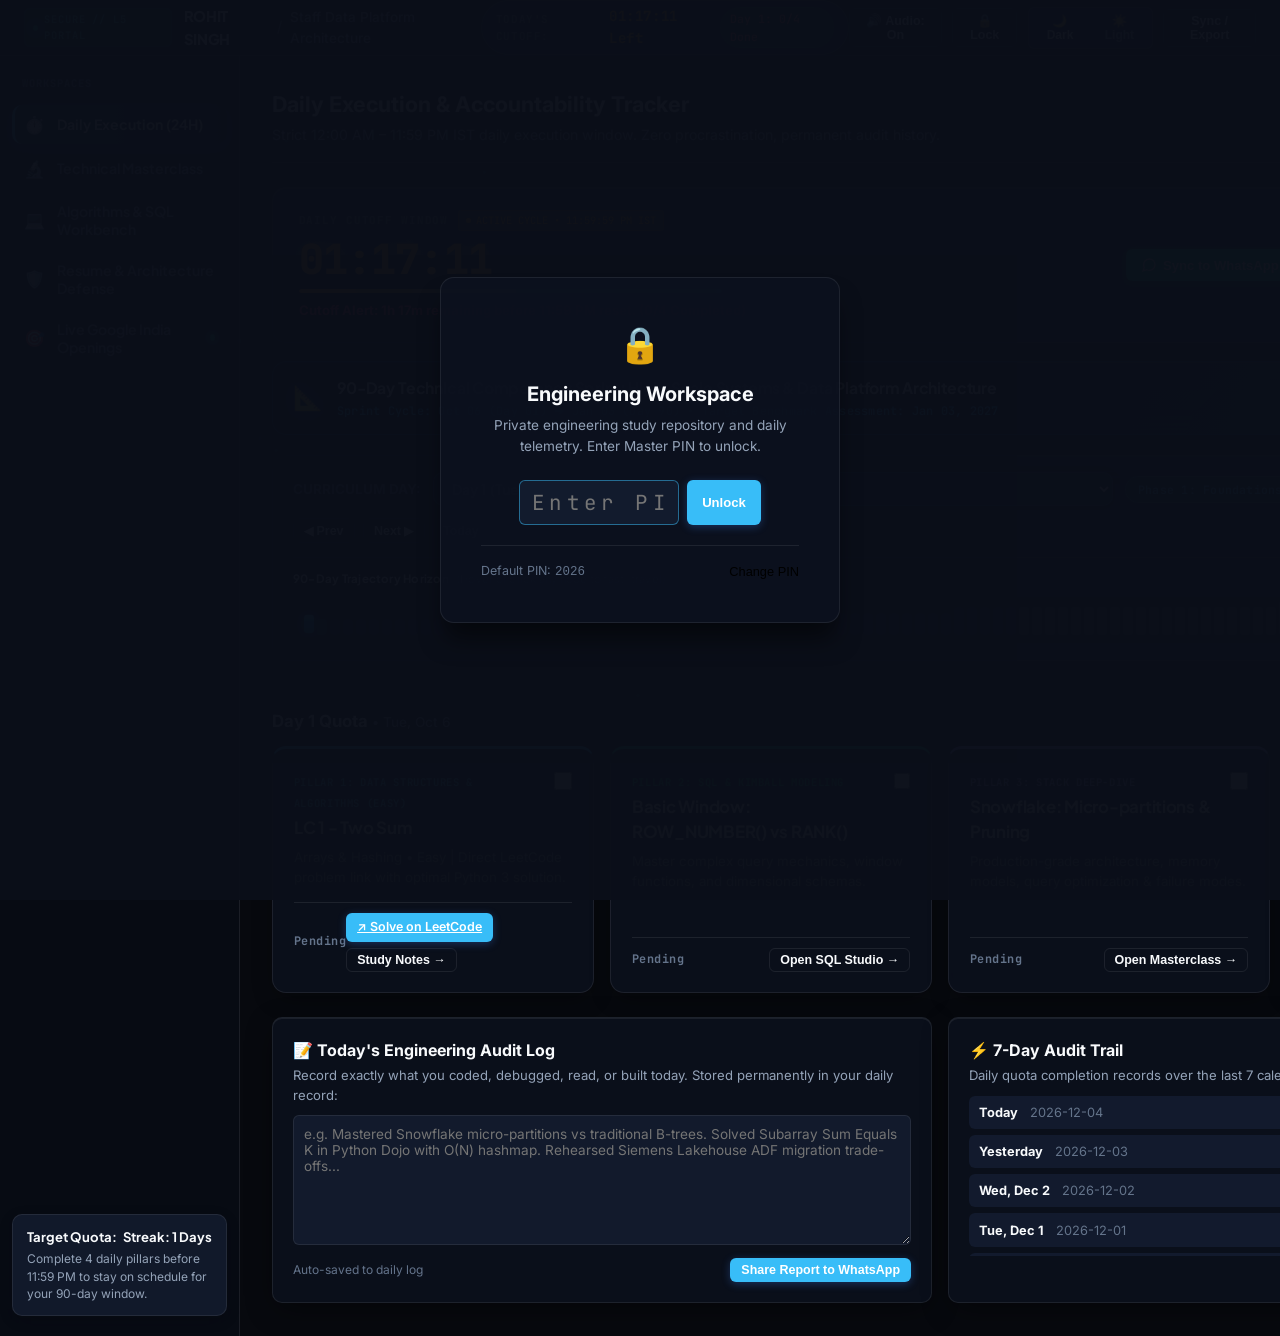
<file: google-l5-prep/index.html>
<!DOCTYPE html>
<html lang="en">
<head>
  <meta charset="UTF-8">
  <meta name="viewport" content="width=device-width, initial-scale=1.0">
  <title>Data Platform Engineering Workspace | Distributed Systems Architecture</title>
  <meta name="description" content="Confidential Data Engineering Workspace & Daily Telemetry.">
  <link rel="preconnect" href="https://fonts.googleapis.com">
  <link rel="preconnect" href="https://fonts.gstatic.com" crossorigin>
  <link href="https://fonts.googleapis.com/css2?family=Inter:wght@400;500;600;700&family=JetBrains+Mono:wght@400;500;600;700;800&family=Plus+Jakarta+Sans:wght@500;600;700;800&display=swap" rel="stylesheet">
  <link rel="stylesheet" href="css/styles.css">
</head>
<body class="theme-dark">

  <!-- 🌌 HIGH-PERFORMANCE INTERACTIVE AMBIENT MESH & PARTICLES CANVAS -->
  <canvas id="ambientMeshCanvas" class="ambient-mesh-canvas"></canvas>
  <canvas id="burstFxCanvas" class="burst-fx-canvas"></canvas>

  <!-- 🔒 MINIMALIST SECURITY GATE (Client-Side Master PIN) -->
  <div id="securityGateModal" class="security-overlay" style="display:none;">
    <div class="security-card">
      <div class="security-lock-icon">🔒</div>
      <h1 class="security-title">Engineering Workspace</h1>
      <p class="security-desc">Private engineering study repository and daily telemetry. Enter Master PIN to unlock.</p>
      
      <div class="pin-entry-row">
        <input type="password" id="inputSecurityPin" class="security-pin-input" maxlength="8" placeholder="Enter PIN" autocomplete="off" autofocus />
        <button class="btn btn-primary" id="btnUnlockPortal" onclick="app.submitSecurityPin()">Unlock</button>
      </div>
      <div id="pinErrorMessage" class="pin-error-text" style="display:none;">Invalid Master PIN. Please try again.</div>

      <div class="security-footer-row">
        <span>Default PIN: <code>2026</code></span>
        <button class="text-link-btn" onclick="app.changeMasterPin()">Change PIN</button>
      </div>
    </div>
  </div>

  <!-- Top Application Bar -->
  <header class="topbar">
    <div class="brand">
      <div class="brand-badge"><span class="brand-pulse-dot"></span>SECURE // L5 PORTAL</div>
      <div class="brand-text">
        <span class="brand-title">ROHIT SINGH</span>
        <span class="brand-sep">/</span>
        <span class="brand-sub">Staff Data Platform Architecture</span>
      </div>
    </div>

    <div class="topbar-center">
      <div class="accountability-clock-pill" title="Daily Cutoff: 11:59:59 PM IST">
        <span class="clock-label">TODAY'S CUTOFF:</span>
        <span class="clock-time" id="topbarCountdownClock">--:--:--</span>
        <span class="clock-status" id="topbarTargetStatus">0/4 Done</span>
      </div>
    </div>

    <div class="topbar-actions">
      <button class="btn btn-sm btn-outline btn-magnetic sound-toggle-btn" id="btnSoundToggle" onclick="app.toggleSound()" title="Toggle Web Audio Haptics">
        🔊 Audio: On
      </button>

      <button class="btn btn-sm btn-outline btn-magnetic" id="btnQuickLock" onclick="app.lockApp()" title="Instantly Lock Screen (Disguise Tab)">
        🔒 Lock
      </button>

      <div class="theme-toggle-group">
        <button class="theme-btn active" id="btnThemeDark" onclick="app.setTheme('dark')">🌙 Dark</button>
        <button class="theme-btn" id="btnThemeLight" onclick="app.setTheme('light')">☀️ Light</button>
      </div>

      <button class="btn btn-sm btn-outline btn-magnetic" id="btnSyncModal" title="Backup or Restore Progress">
        Sync / Export
      </button>
    </div>
  </header>

  <!-- Main App Layout -->
  <div class="app-layout">
    <!-- Sidebar Navigation (5 Clean Workspaces) -->
    <aside class="sidebar">
      <nav class="nav-menu">
        <div class="nav-indicator-pill" id="navIndicatorPill"></div>
        <div class="nav-label">WORKSPACES</div>
        <button class="nav-item active" data-tab="tracker">
          <span class="nav-icon">⏱️</span>
          <span>Daily Execution (24H)</span>
        </button>
        <button class="nav-item" data-tab="curriculum">
          <span class="nav-icon">🔬</span>
          <span>Technical Masterclass</span>
        </button>
        <button class="nav-item" data-tab="practice">
          <span class="nav-icon">💻</span>
          <span>Algorithms & SQL Workbench</span>
        </button>
        <button class="nav-item" data-tab="defense">
          <span class="nav-icon">🛡️</span>
          <span>Resume & Architecture Defense</span>
        </button>
        <button class="nav-item" data-tab="roles">
          <span class="nav-icon">🎯</span>
          <span>Live Google India Openings</span>
          <span class="live-nav-dot" title="Live Auto-Sync Active"></span>
        </button>
      </nav>

      <div class="sidebar-footer">
        <div class="footer-accountability-card">
          <div class="footer-accountability-header">
            <strong>Target Quota:</strong>
            <span id="footerStreakDisplay">Streak: 1 Day</span>
          </div>
          <p class="footer-accountability-text">Complete 4 daily pillars before 11:59 PM to stay on schedule for your 90-day window.</p>
        </div>
      </div>
    </aside>

    <!-- Main Content Area -->
    <main class="main-content">

      <!-- ==================================================== -->
      <!-- 1. WORKSPACE: DAILY 24H ACCOUNTABILITY & AUDIT -->
      <!-- ==================================================== -->
      <section id="view-tracker" class="content-view active">
        <div class="section-header">
          <div>
            <h1 class="section-title">Daily Execution & Accountability Tracker</h1>
            <p class="section-subtitle">Strict 12:00 AM – 11:59 PM IST daily execution window. Zero procrastination, permanent audit history.</p>
          </div>
          <div class="section-meta">
            <span class="status-indicator" id="trackerDateDisplay">Loading Date...</span>
          </div>
        </div>

        <!-- Accountability Hero Countdown -->
        <div class="card countdown-banner-card">
          <div class="countdown-banner-content">
            <div class="countdown-banner-meta">
              <div class="countdown-eyebrow-row">
                <span class="countdown-eyebrow">DAILY CUTOFF WINDOW</span>
                <span class="countdown-pulse-tag"><span class="pulse-mini-dot"></span>ACTIVE CYCLE • 11:59:59 PM IST</span>
              </div>
              <h2 class="countdown-clock-digits" id="dailyCountdownClock">--:--:--</h2>
              <div class="countdown-progress-track">
                <div class="countdown-progress-bar" id="dailyCutoffProgressBar"></div>
              </div>
              <p class="countdown-clock-sub" id="countdownUrgencyMessage">Window resets strictly at 11:59:59 PM IST tonight.</p>
            </div>
            <div class="countdown-banner-actions">
              <button class="btn btn-whatsapp btn-magnetic" onclick="app.shareDailyProgressWhatsApp()" title="Sync Today's Progress to WhatsApp">
                <svg width="16" height="16" viewBox="0 0 24 24" fill="none" stroke="currentColor" stroke-width="2"><path d="M21 11.5a8.38 8.38 0 0 1-.9 3.8 8.5 8.5 0 0 1-7.6 4.7 8.38 8.38 0 0 1-3.8-.9L3 21l1.9-5.7a8.38 8.38 0 0 1-.9-3.8 8.5 8.5 0 0 1 4.7-7.6 8.38 8.38 0 0 1 3.8-.9h.5a8.48 8.48 0 0 1 8 8v.5z"></path></svg>
                <span>Sync to WhatsApp</span>
              </button>
              <button class="btn btn-outline btn-magnetic" onclick="app.copyDailySummary()">
                📋 Copy Summary
              </button>
              <button class="btn btn-outline btn-magnetic" onclick="app.resetTodayTargets()">
                ↺ Reset Today
              </button>
            </div>
          </div>
        </div>

        <!-- 📐 90-Day Technical Competency Sprint Milestone -->
        <div class="card birthday-mission-card">
          <div class="birthday-mission-content">
            <div class="birthday-mission-left">
              <span class="birthday-icon">📐</span>
              <div>
                <div class="birthday-title">90-Day Technical Competency Sprint: High-Scale Systems &amp; Data Platform Architecture</div>
                <div class="birthday-subtitle">Sprint Cycle: Oct 06 (Day 01) ➔ Jan 03 (Day 90) • Target Benchmark Assessment: Jan 03, 2027</div>
              </div>
            </div>
            <div class="birthday-countdown-pill" id="birthdayCountdownPill">
              <span class="bday-days-left" id="bdayCountdownDays">90</span> Days to Jan 03 Target Benchmark
            </div>
          </div>
        </div>

        <!-- 90-Day Interactive Progression Bar & Trajectory Horizon -->
        <div class="day-selector-card">
          <div class="day-selector-top-row">
            <div class="day-selector-left">
              <span style="font-weight: 700; font-size: 0.85rem; color: var(--text-subtle);">CURRICULUM DAY:</span>
              <select id="daySelectDropdown" class="day-select-dropdown" onchange="app.changeSelectedDay(this.value)">
                <!-- Days 1 to 90 options populated dynamically -->
              </select>
              <span class="phase-pill-badge" id="currentPhaseBadge">Phase 1: Foundations (Week 1)</span>
            </div>
            <div class="day-selector-nav">
              <button class="btn btn-sm btn-outline btn-magnetic" id="btnPrevDay" onclick="app.navigateDay(-1)" title="Previous Day">◀ Prev</button>
              <button class="btn btn-sm btn-outline btn-magnetic" id="btnNextDay" onclick="app.navigateDay(1)" title="Next Day">Next ▶</button>
              <button class="btn btn-sm btn-outline btn-magnetic" onclick="app.jumpToCurrentDay()">Today</button>
            </div>
          </div>
          <!-- 90-Day Interactive Horizon Track -->
          <div class="horizon-track-wrapper">
            <div class="horizon-track-header">
              <span class="horizon-title">90-Day Trajectory Horizon <span class="horizon-hint">(Hover or click any node to fast-travel)</span></span>
              <span class="horizon-stats" id="horizonStats">Solved: 0/90 Days</span>
            </div>
            <div class="horizon-timeline-container" id="horizonTimelineContainer">
              <!-- Rendered dynamically -->
            </div>
          </div>
        </div>

        <!-- 4 Daily Mandatory Pillars -->
        <div style="display:flex; justify-content:space-between; align-items:center; margin-bottom: 0.75rem;">
          <h2 class="subsection-title" id="dailyPillarsHeader" style="margin-bottom:0;">Day 1 Quota (Target Completion Before 11:59 PM)</h2>
          <span style="font-size:0.75rem; color:var(--text-subtle);" id="dayCompletionSummary">0/4 Completed</span>
        </div>
        <div class="pillars-grid">
          <!-- Pillar 1 -->
          <div class="pillar-card" id="pillarCard1">
            <div class="pillar-top">
              <div>
                <span class="pillar-category" id="pillarCategory1">Pillar 1: Data Structures & Algorithms</span>
                <h3 class="pillar-title" id="pillarTitle1">LC 1 - Two Sum</h3>
              </div>
              <input type="checkbox" id="checkPillar1" class="pillar-check" onchange="app.togglePillar(1)">
            </div>
            <p class="pillar-desc" id="pillarDesc1">Arrays & Hashing • Easy | Fundamental lookup pattern for in-memory joins.</p>
            <div class="pillar-bottom">
              <span class="pillar-state" id="pillarStatus1">Pending</span>
              <div style="display:flex; gap:6px; flex-wrap:wrap;">
                <a id="pillarLeetCodeBtn1" href="https://leetcode.com/problems/two-sum/" target="_blank" rel="noopener noreferrer" class="btn btn-sm btn-primary">↗ Solve on LeetCode</a>
                <button class="btn btn-sm btn-outline" onclick="app.openDojoForCurrentDay()">Study Notes →</button>
              </div>
            </div>
          </div>

          <!-- Pillar 2 -->
          <div class="pillar-card" id="pillarCard2">
            <div class="pillar-top">
              <div>
                <span class="pillar-category" id="pillarCategory2">Pillar 2: SQL & Kimball Modeling</span>
                <h3 class="pillar-title" id="pillarTitle2">User Sessionization</h3>
              </div>
              <input type="checkbox" id="checkPillar2" class="pillar-check" onchange="app.togglePillar(2)">
            </div>
            <p class="pillar-desc" id="pillarDesc2">Window Functions | LAG + Cumulative SUM 30-min inactivity session boundary detection.</p>
            <div class="pillar-bottom">
              <span class="pillar-state" id="pillarStatus2">Pending</span>
              <button class="btn btn-sm btn-outline" onclick="app.openSqlForCurrentDay()">Open SQL Studio →</button>
            </div>
          </div>

          <!-- Pillar 3 -->
          <div class="pillar-card" id="pillarCard3">
            <div class="pillar-top">
              <div>
                <span class="pillar-category" id="pillarCategory3">Pillar 3: Stack Deep-Dive</span>
                <h3 class="pillar-title" id="pillarTitle3">Snowflake: Micro-partitions & Pruning</h3>
              </div>
              <input type="checkbox" id="checkPillar3" class="pillar-check" onchange="app.togglePillar(3)">
            </div>
            <p class="pillar-desc" id="pillarDesc3">First-principles storage architecture: 50-500MB immutable columnar storage & metadata skipping.</p>
            <div class="pillar-bottom">
              <span class="pillar-state" id="pillarStatus3">Pending</span>
              <button class="btn btn-sm btn-outline" onclick="app.switchTab('curriculum')">Open Masterclass →</button>
            </div>
          </div>

          <!-- Pillar 4 -->
          <div class="pillar-card" id="pillarCard4">
            <div class="pillar-top">
              <div>
                <span class="pillar-category" id="pillarCategory4">Pillar 4: Defense & Story</span>
                <h3 class="pillar-title" id="pillarTitle4">Siemens: 40k Object Migration AST Parser</h3>
              </div>
              <input type="checkbox" id="checkPillar4" class="pillar-check" onchange="app.togglePillar(4)">
            </div>
            <p class="pillar-desc" id="pillarDesc4">Defend automated Python AST SQL translation, schema drift CI/CD, and zero-loss cutover.</p>
            <div class="pillar-bottom">
              <span class="pillar-state" id="pillarStatus4">Pending</span>
              <button class="btn btn-sm btn-outline" onclick="app.switchTab('defense')">Open Defense Suite →</button>
            </div>
          </div>
        </div>

        <!-- Daily Work Log & 7-Day Audit -->
        <div class="tracker-audit-split">
          <div class="card">
            <h3 class="card-title">📝 Today's Engineering Audit Log</h3>
            <p class="card-desc">Record exactly what you coded, debugged, read, or built today. Stored permanently in your daily record:</p>
            <textarea class="audit-textarea" id="dailyLogNotesInput" placeholder="e.g. Mastered Snowflake micro-partitions vs traditional B-trees. Solved Subarray Sum Equals K in Python Dojo with O(N) hashmap. Rehearsed Siemens Lakehouse ADF migration trade-offs..." oninput="app.saveDailyLogNotes()"></textarea>
            <div class="audit-textarea-footer">
              <span class="audit-save-indicator" id="dailyLogSaveStatus">Auto-saved to daily log</span>
              <button class="btn btn-sm btn-primary" onclick="app.shareDailyProgressWhatsApp()">Share Report to WhatsApp</button>
            </div>
          </div>

          <div class="card">
            <h3 class="card-title">⚡ 7-Day Audit Trail</h3>
            <p class="card-desc">Daily quota completion records over the last 7 calendar days:</p>
            <div class="audit-history-list" id="accountabilityHistoryList"></div>
          </div>
        </div>
      </section>

      <!-- ==================================================== -->
      <!-- 2. WORKSPACE: TECHNICAL MASTERCLASS (THE REAL STACK) -->
      <!-- ==================================================== -->
      <section id="view-curriculum" class="content-view">
        <div class="section-header">
          <div>
            <h1 class="section-title">Core Technical Masterclass &amp; Architecture Labs</h1>
            <p class="section-subtitle">Deep, production-grade first-principles architecture. Understand memory, storage, query execution, and failure modes.</p>
          </div>
        </div>

        <!-- Masterclass Category Switcher -->
        <div class="category-pill-bar">
          <button class="cat-pill active" onclick="app.filterMasterclass('all')">All Modules</button>
          <button class="cat-pill" onclick="app.filterMasterclass('snowflake')">Snowflake Internals</button>
          <button class="cat-pill" onclick="app.filterMasterclass('spark')">Apache Spark & PySpark</button>
          <button class="cat-pill" onclick="app.filterMasterclass('azure')">Azure ADF & ADLS Gen2</button>
          <button class="cat-pill" onclick="app.filterMasterclass('gcp')">Google BigQuery & Dataflow</button>
          <button class="cat-pill" onclick="app.filterMasterclass('kimball')">Kimball Data Modeling</button>
        </div>

        <div class="masterclass-container" id="masterclassContainer"></div>
      </section>

      <!-- ==================================================== -->
      <!-- 3. WORKSPACE: CODING & SQL DOJO -->
      <!-- ==================================================== -->
      <section id="view-practice" class="content-view">
        <div class="section-header">
          <div>
            <h1 class="section-title">High-Scale Coding & SQL Workbench</h1>
            <p class="section-subtitle">Curated high-frequency problem bank with direct links to official LeetCode problems, optimal Python 3 solutions, and follow-up traps.</p>
          </div>
        </div>

        <!-- Practice Mode Switcher -->
        <div class="category-pill-bar" style="margin-bottom: 1.25rem;">
          <button class="cat-pill active" id="btnTabDsa" onclick="app.switchPracticeMode('dsa')">Python Algorithms (28 LeetCode Benchmarks)</button>
          <button class="cat-pill" id="btnTabSql" onclick="app.switchPracticeMode('sql')">Elite SQL Studio (18 Production Challenges)</button>
          <button class="cat-pill" id="btnTabCurriculum" onclick="app.switchPracticeMode('curriculum')">🗓️ Full 90-Day Curriculum Map (Days 1–90)</button>
        </div>

        <!-- Python DSA Workbench -->
        <div id="practiceDsaWorkspace" class="workbench-split">
          <div class="workbench-list-panel">
            <div style="margin-bottom: 10px;">
              <select id="dsaCategoryFilter" class="day-select-dropdown" style="width:100%; font-size:0.78rem;" onchange="app.filterDsaByCategory(this.value)">
                <option value="all">All Patterns (28 Problems)</option>
                <option value="Arrays & Hashing">Arrays & Hashing (4)</option>
                <option value="Prefix Sums">Prefix Sums (1)</option>
                <option value="Two Pointers">Two Pointers (3)</option>
                <option value="Sliding Window">Sliding Window (3)</option>
                <option value="Stack">Stack & Monotonic Stack (3)</option>
                <option value="Binary Search">Binary Search (2)</option>
                <option value="Linked List">Linked List (4)</option>
                <option value="Design & Data Structures">Design & Cache (1)</option>
                <option value="Intervals">Intervals (2)</option>
                <option value="Heaps">Heaps & Priority Queues (2)</option>
                <option value="Graphs & DAGs">Graphs & DAGs (3)</option>
                <option value="Dynamic Programming">Dynamic Programming (1)</option>
              </select>
            </div>
            <div id="dsaProblemList"></div>
          </div>
          <div class="workbench-editor-panel" id="dsaWorkspace">
            <div class="empty-state">Select a problem on the left to begin coding.</div>
          </div>
        </div>

        <!-- SQL Workbench -->
        <div id="practiceSqlWorkspace" class="workbench-split" style="display:none;">
          <div class="workbench-list-panel">
            <div style="margin-bottom: 10px;">
              <select id="sqlCategoryFilter" class="day-select-dropdown" style="width:100%; font-size:0.78rem;" onchange="app.filterSqlByCategory(this.value)">
                <option value="all">All Domains (18 Elite Challenges)</option>
                <option value="Window Functions & State">Window Functions & State (5)</option>
                <option value="Production Bug Triage & Traps">Production Bug Triage & Traps (2)</option>
                <option value="Modern Cloud DW (BigQuery)">Modern Cloud DW: BigQuery (4)</option>
                <option value="Modern Cloud DW (Snowflake)">Modern Cloud DW: Snowflake (1)</option>
                <option value="Kimball Modeling">Kimball Modeling & SCD2 (2)</option>
                <option value="Distributed Query Optimization">Distributed Optimization & Skew (1)</option>
                <option value="Analytical SQL & Reporting">Analytical & Cohort Reporting (1)</option>
                <option value="Recursive Graphs in SQL">Recursive Lineage & Graphs (2)</option>
              </select>
            </div>
            <div id="sqlProblemList"></div>
          </div>
          <div class="workbench-editor-panel" id="sqlWorkspace">
            <div class="empty-state">Select an SQL challenge on the left.</div>
          </div>
        </div>

        <!-- 90-Day Curriculum Matrix View -->
        <div id="practiceCurriculumWorkspace" style="display:none;">
          <div class="curriculum-filter-bar">
            <input type="text" id="curriculumSearchInput" class="curriculum-search-input" placeholder="Search by LeetCode problem, SQL topic, or keyword..." oninput="app.filterCurriculumTable()">
            <div style="display:flex; gap:8px; flex-wrap:wrap;">
              <button class="cat-pill active" id="btnPhaseAll" onclick="app.filterCurriculumPhase('all')">All 90 Days</button>
              <button class="cat-pill" id="btnPhase1" onclick="app.filterCurriculumPhase(1)">Phase 1 (1–25)</button>
              <button class="cat-pill" id="btnPhase2" onclick="app.filterCurriculumPhase(2)">Phase 2 (26–50)</button>
              <button class="cat-pill" id="btnPhase3" onclick="app.filterCurriculumPhase(3)">Phase 3 (51–75)</button>
              <button class="cat-pill" id="btnPhase4" onclick="app.filterCurriculumPhase(4)">Phase 4 (76–90)</button>
            </div>
          </div>
          <div class="curriculum-table-container">
            <table class="curriculum-table">
              <thead>
                <tr>
                  <th style="width:50px;">Day</th>
                  <th style="width:120px;">Phase</th>
                  <th>LeetCode Target & Pattern</th>
                  <th>SQL Challenge</th>
                  <th>Lakehouse / System Design</th>
                  <th style="width:100px;">Action</th>
                </tr>
              </thead>
              <tbody id="curriculumTableBody"></tbody>
            </table>
          </div>
        </div>
      </section>

      <!-- ==================================================== -->
      <!-- 4. WORKSPACE: RESUME & PROJECT DEFENSE -->
      <!-- ==================================================== -->
      <section id="view-defense" class="content-view">
        <div class="section-header">
          <div>
            <h1 class="section-title">Enterprise ATS Resume &amp; Technical Project Defense</h1>
            <p class="section-subtitle">1-Page standard ATS formatted resume and rigorous technical interview defense scripts for Siemens Energy and Coca-Cola.</p>
          </div>
          <button class="btn btn-sm btn-outline" onclick="app.copyAtsResumeText()">Copy 1-Page ATS Resume</button>
        </div>

        <div class="defense-split">
          <!-- Left: 1-Page Target ATS Resume Paper -->
          <div class="card resume-card">
            <h2 class="card-title">Rohit Singh — 1-Page Production ATS Resume</h2>
            <p class="card-desc">Formatted with quantifiable XYZ accomplishment metrics. Zero fluff, production scale.</p>

            <div class="ats-paper" id="atsResumePaper">
              <div class="ats-header">
                <h2 class="ats-name">ROHIT SINGH</h2>
                <div class="ats-contact">
                  <span>Bengaluru, India</span> • 
                  <span>rohitsingh.dev@gmail.com</span> • 
                  <span>linkedin.com/in/rohit-singh</span> • 
                  <span>github.com/rohitgit1</span>
                </div>
              </div>

              <div class="ats-section">
                <div class="ats-section-title">PROFESSIONAL SUMMARY</div>
                <p class="ats-text">Cloud & Big Data Engineer with 4+ years architecting enterprise analytical lakehouses, distributed data pipelines, and petabyte-scale cloud warehouses across Azure, Snowflake, Databricks, and GCP. Proven track record migrating 40,000+ database objects, cutting pipeline compute costs by 32%, and accelerating BI query SLAs by 85%.</p>
              </div>

              <div class="ats-section">
                <div class="ats-section-title">TECHNICAL SKILLS</div>
                <div class="ats-skills-line"><strong>Languages:</strong> Python (PySpark, Pandas, NumPy), SQL (Snowflake, BigQuery, PostgreSQL), Bash</div>
                <div class="ats-skills-line"><strong>Cloud & Big Data:</strong> Apache Spark, Databricks, Google BigQuery, Snowflake, Azure Data Factory (ADF), Cloud Composer (Airflow), GCS, ADLS Gen2</div>
                <div class="ats-skills-line"><strong>Data Engineering:</strong> Kimball Star Schema, SCD Type 1/2, Dataform, dbt Cloud, CI/CD, Partition Pruning, Key Salting</div>
              </div>

              <div class="ats-section">
                <div class="ats-section-title">WORK EXPERIENCE</div>
                <div class="ats-job-header">
                  <strong>Capgemini India</strong> — <em>Associate Consultant (Insights & Data)</em>
                  <span class="ats-date">Aug 2021 – Present</span>
                </div>

                <div class="ats-project-subhead">Project 1: Siemens Energy — Next-Gen Analytics Lakehouse (Azure Databricks + Snowflake)</div>
                <ul class="ats-bullet-list">
                  <li>Migrated 40,000+ database objects and 250+ analytical schemas from legacy SAP HANA/SQL Server to Snowflake using automated Python AST parsers and CI/CD pipelines with zero data loss.</li>
                  <li>Engineered multi-hop Bronze-to-Silver PySpark pipelines on Azure Databricks processing 15M+ daily supply-chain events with automated schema drift detection.</li>
                  <li>Reduced monthly Databricks compute costs by 32% ($14,000/mo savings) by tuning shuffle partitions, enabling Adaptive Query Execution (AQE), and mitigating join skew with key salting.</li>
                  <li>Architected Snowflake cluster keys on high-cardinality transaction tables, reducing average executive dashboard query latency from 28s to 3.2s via 88% micro-partition pruning.</li>
                </ul>

                <div class="ats-project-subhead" style="margin-top:10px;">Project 2: The Coca-Cola Company — Global BI Migration & Ingestion Framework</div>
                <ul class="ats-bullet-list">
                  <li>Architected metadata-driven ingestion framework using Azure Data Factory (ADF) orchestrating 40+ parameterized pipelines ingesting 12TB+ monthly commercial sales data.</li>
                  <li>Engineered modular 3-tier dbt Cloud transformation models (Staging, Intermediate, Marts) implementing Kimball dimensional Star Schemas and automated schema tests.</li>
                  <li>Automated daily pipeline monitoring and alert webhooks via Azure Monitor and Python, slashing pipeline MTTR (Mean Time to Resolution) from 4 hours to under 25 minutes.</li>
                </ul>
              </div>

              <div class="ats-section">
                <div class="ats-section-title">EDUCATION</div>
                <div class="ats-job-header">
                  <strong>Pranveer Singh Institute of Technology (PSIT), Kanpur</strong>
                  <span class="ats-date">2017 – 2021</span>
                </div>
                <div class="ats-text">Bachelor of Technology (B.Tech) in Computer Science & Engineering</div>
              </div>
            </div>
          </div>

          <!-- Right: Project Interrogation Defense Q&A -->
          <div class="card defense-card">
            <h2 class="card-title">Interviewer Technical Defense Scripts</h2>
            <p class="card-desc">Exact questions interviewers ask to probe if you understand the internals or just used the tools:</p>
            <div id="projectDefenseContainer" class="defense-qa-container"></div>
          </div>
        </div>
      </section>

      <!-- ==================================================== -->
      <!-- 5. WORKSPACE: LIVE GOOGLE INDIA OPENINGS & TRACKS -->
      <!-- ==================================================== -->
      <section id="view-roles" class="content-view">
        <div class="section-header">
          <div>
            <h1 class="section-title">Live Google India Openings (Anywhere in India)</h1>
            <p class="section-subtitle">Real verified requisitions across Google India (Bengaluru, Hyderabad, Gurugram, Pune, Mumbai) matching Rohit's 4-year data engineering &amp; cloud profile. Auto-synced every 30 minutes.</p>
          </div>
          <div class="live-sync-bar">
            <div class="sync-status-box">
              <span class="pulse-dot"></span>
              <div class="sync-status-text-wrap">
                <span class="sync-status-live">Live Feed: Google Careers India</span>
                <span class="sync-status-sub" id="jobsLastSyncedDisplay">Synced just now • Auto-refresh: 30m</span>
              </div>
              <span class="sync-countdown-pill" id="jobsSyncTimerDisplay">Next in 30:00</span>
            </div>
            <div style="display:flex; gap:8px; align-items:center; flex-wrap:wrap;">
              <button class="btn btn-sm btn-primary btn-magnetic" id="btnRefreshJobs" onclick="app.refreshLiveGoogleJobs(true)">
                🔄 Sync Live Openings
              </button>
              <a href="https://careers.google.com/jobs/results/?q=%22Data%20Engineer%22%20OR%20%22Cloud%22%20OR%20%22Analytics%22&location=India" target="_blank" rel="noopener noreferrer" class="btn btn-sm btn-outline">
                Careers Portal ↗
              </a>
            </div>
          </div>
        </div>

        <!-- Filter & Search Controls -->
        <div class="jobs-controls-container">
          <div class="jobs-search-wrapper">
            <svg class="search-icon" width="16" height="16" viewBox="0 0 24 24" fill="none" stroke="currentColor" stroke-width="2"><circle cx="11" cy="11" r="8"></circle><line x1="21" y1="21" x2="16.65" y2="16.65"></line></svg>
            <input type="text" id="jobsSearchInput" class="jobs-search-input" placeholder="Search by role title, city (Bengaluru, Hyderabad...), tech (BigQuery, PySpark, SQL), or team..." oninput="app.filterGoogleJobs()">
          </div>
          <div class="jobs-filter-pills-row">
            <div class="filter-group">
              <span class="filter-group-label">Location (India):</span>
              <button class="job-filter-pill active" data-filter="loc" data-val="all" onclick="app.setJobLocationFilter('all')">All India (Anywhere)</button>
              <button class="job-filter-pill" data-filter="loc" data-val="Bengaluru" onclick="app.setJobLocationFilter('Bengaluru')">Bengaluru</button>
              <button class="job-filter-pill" data-filter="loc" data-val="Hyderabad" onclick="app.setJobLocationFilter('Hyderabad')">Hyderabad</button>
              <button class="job-filter-pill" data-filter="loc" data-val="Gurugram" onclick="app.setJobLocationFilter('Gurugram')">Gurugram</button>
              <button class="job-filter-pill" data-filter="loc" data-val="Pune" onclick="app.setJobLocationFilter('Pune')">Pune</button>
              <button class="job-filter-pill" data-filter="loc" data-val="Mumbai" onclick="app.setJobLocationFilter('Mumbai')">Mumbai</button>
            </div>
            <div class="filter-group">
              <span class="filter-group-label">Domain:</span>
              <button class="job-filter-pill active" data-filter="domain" data-val="all" onclick="app.setJobDomainFilter('all')">All Domains</button>
              <button class="job-filter-pill" data-filter="domain" data-val="Data Engineering" onclick="app.setJobDomainFilter('Data Engineering')">Data Engineering</button>
              <button class="job-filter-pill" data-filter="domain" data-val="Cloud & Analytics" onclick="app.setJobDomainFilter('Cloud & Analytics')">Cloud & Analytics</button>
              <button class="job-filter-pill" data-filter="domain" data-val="Platform & Infra" onclick="app.setJobDomainFilter('Platform & Infra')">Platform & Infra</button>
            </div>
          </div>
        </div>

        <div class="roles-clean-grid" id="rolesCleanGrid"></div>
      </section>

    </main>
  </div>

  <!-- Sync & Backup Modal -->
  <div class="modal-backdrop" id="syncModal">
    <div class="modal-box">
      <div class="modal-header">
        <h2 class="modal-title">Sync & Export Workspace State</h2>
        <button class="modal-close" id="btnCloseSyncModal">&times;</button>
      </div>
      <div class="modal-body">
        <p class="card-desc">Transfer your solved problems, daily notes, and audit history between your corporate office laptop and personal machine without external servers.</p>
        
        <div class="sync-actions-grid">
          <div class="sync-action-box">
            <h3>Export Progress</h3>
            <p>Download your entire state as a lightweight JSON file.</p>
            <button class="btn btn-primary" id="btnExportJson">Download Backup JSON</button>
          </div>

          <div class="sync-action-box">
            <h3>Import Progress</h3>
            <p>Restore state from a previously saved JSON export.</p>
            <input type="file" id="importFileInput" accept=".json" style="display: none;">
            <button class="btn btn-outline" id="btnTriggerImport">Choose File & Restore</button>
          </div>
        </div>
      </div>
    </div>
  </div>

  <!-- Scripts -->
  <script src="js/data.js"></script>
  <script src="js/app.js"></script>
</body>
</html>
</file>
<file: google-l5-prep/css/styles.css>
/* Google India Engineering Workspace & Career Preparation Portal */
/* Design Philosophy: Minimalist, High-Density, Zero-Distraction, Production-Grade */

:root {
  --font-display: 'Plus Jakarta Sans', -apple-system, BlinkMacSystemFont, sans-serif;
  --font-sans: 'Inter', -apple-system, BlinkMacSystemFont, 'Segoe UI', Roboto, sans-serif;
  --font-mono: 'JetBrains Mono', 'Fira Code', monospace;

  /* 🌌 Theme Defaults (Dark Mode: Deep Obsidian & Electric Sky) */
  --bg-base: #07090e;
  --bg-surface: rgba(13, 19, 33, 0.72);
  --bg-surface-elevated: rgba(22, 31, 51, 0.75);
  --bg-surface-hover: rgba(30, 42, 69, 0.85);
  --border-subtle: rgba(255, 255, 255, 0.08);
  --border-active: rgba(56, 189, 248, 0.5);
  --card-rim: inset 0 1px 0 0 rgba(255, 255, 255, 0.08);

  --text-main: #f8fafc;
  --text-muted: #94a3b8;
  --text-subtle: #64748b;

  --accent-blue: #38bdf8;
  --accent-green: #10b981;
  --accent-yellow: #f59e0b;
  --accent-red: #f43f5e;
  --accent-indigo: #818cf8;
  --accent-violet: #a78bfa;

  --radius-sm: 6px;
  --radius-md: 10px;
  --radius-lg: 14px;
  --radius-xl: 18px;

  --shadow-card: 0 8px 30px -4px rgba(0, 0, 0, 0.45), inset 0 1px 0 0 rgba(255, 255, 255, 0.07);
  --code-bg: #030712;
  --code-text: #67e8f9;
}

/* ☀️ Executive Porcelain Light Theme */
body.theme-light {
  --bg-base: #f8fafc;
  --bg-surface: #ffffff;
  --bg-surface-elevated: #f1f5f9;
  --bg-surface-hover: #e2e8f0;
  --border-subtle: rgba(226, 232, 240, 0.9);
  --border-active: rgba(37, 99, 235, 0.5);
  --card-rim: inset 0 1px 0 0 rgba(255, 255, 255, 0.8);

  --text-main: #0f172a;
  --text-muted: #475569;
  --text-subtle: #94a3b8;

  --accent-blue: #2563eb;
  --accent-green: #059669;
  --accent-yellow: #d97706;
  --accent-red: #e11d48;
  --accent-indigo: #4f46e5;
  --accent-violet: #7c3aed;

  --shadow-card: 0 1px 3px rgba(0, 0, 0, 0.03), 0 8px 24px -4px rgba(15, 23, 42, 0.05);
  --code-bg: #1e293b;
  --code-text: #7dd3fc;
}

* {
  box-sizing: border-box;
  margin: 0;
  padding: 0;
}

body {
  font-family: var(--font-sans);
  background-color: var(--bg-base);
  background-image: radial-gradient(1200px 700px at 50% -10%, rgba(30, 58, 138, 0.12), transparent 75%);
  color: var(--text-main);
  line-height: 1.5;
  font-size: 14px;
  -webkit-font-smoothing: antialiased;
  -moz-osx-font-smoothing: grayscale;
  overflow-x: hidden;
  position: relative;
}

body.theme-light {
  background-image: radial-gradient(1000px 600px at 50% -10%, rgba(224, 231, 255, 0.45), transparent 70%);
}

/* 🖱️ Sleek Custom Scrollbars */
::-webkit-scrollbar {
  width: 6px;
  height: 6px;
}
::-webkit-scrollbar-track {
  background: transparent;
}
::-webkit-scrollbar-thumb {
  background: rgba(255, 255, 255, 0.16);
  border-radius: 9999px;
}
body.theme-light ::-webkit-scrollbar-thumb {
  background: rgba(0, 0, 0, 0.16);
}
::-webkit-scrollbar-thumb:hover {
  background: var(--accent-blue);
}

/* 🌌 Ambient Interactive Mesh & Particles Canvas */
.ambient-mesh-canvas {
  position: fixed;
  top: 0;
  left: 0;
  width: 100vw;
  height: 100vh;
  pointer-events: none;
  z-index: 0;
  opacity: 0.85;
  transition: opacity 0.5s ease;
}

body.theme-light .ambient-mesh-canvas {
  opacity: 0.95;
}

/* 🎆 Full-Screen Milestone Celebration FX Canvas */
.burst-fx-canvas {
  position: fixed;
  top: 0;
  left: 0;
  width: 100vw;
  height: 100vh;
  pointer-events: none;
  z-index: 10000;
}

/* Holographic Shimmer Keyframes */
@keyframes holoShimmerSweep {
  0% { background-position: -200% 0; }
  100% { background-position: 200% 0; }
}

@keyframes pulseGlowRing {
  0%, 100% {
    box-shadow: 0 0 0 0 rgba(59, 130, 246, 0.4);
  }
  50% {
    box-shadow: 0 0 0 5px rgba(59, 130, 246, 0);
  }
}

@keyframes cardCascadeIn {
  0% {
    opacity: 0;
    transform: translateY(16px) scale(0.985);
  }
  100% {
    opacity: 1;
    transform: translateY(0) scale(1);
  }
}

/* --- Topbar --- */
.topbar {
  display: flex;
  justify-content: space-between;
  align-items: center;
  height: 56px;
  padding: 0 1.5rem;
  background-color: rgba(7, 9, 14, 0.78);
  border-bottom: 1px solid var(--border-subtle);
  position: sticky;
  top: 0;
  z-index: 50;
  backdrop-filter: blur(16px);
  -webkit-backdrop-filter: blur(16px);
  transition: background-color 0.3s ease, border-color 0.3s ease;
}

body.theme-light .topbar {
  background-color: rgba(255, 255, 255, 0.85);
  border-bottom-color: rgba(226, 232, 240, 0.9);
}

.brand {
  display: flex;
  align-items: center;
  gap: 12px;
}

.brand-badge {
  font-family: var(--font-mono);
  font-size: 0.65rem;
  font-weight: 700;
  letter-spacing: 0.08em;
  padding: 3px 8px;
  border-radius: 6px;
  background-color: rgba(16, 185, 129, 0.1);
  color: #34d399;
  border: 1px solid rgba(16, 185, 129, 0.25);
  display: inline-flex;
  align-items: center;
  gap: 6px;
}

body.theme-light .brand-badge {
  background-color: rgba(5, 150, 105, 0.08);
  color: #059669;
  border-color: rgba(5, 150, 105, 0.25);
}

.brand-pulse-dot {
  display: inline-block;
  width: 6px;
  height: 6px;
  border-radius: 50%;
  background-color: #10b981;
  box-shadow: 0 0 8px #10b981;
  animation: pulseDot 2s infinite ease-in-out;
}

@keyframes pulseDot {
  0%, 100% { opacity: 1; transform: scale(1); }
  50% { opacity: 0.35; transform: scale(0.85); }
}

.brand-text {
  display: flex;
  align-items: center;
  gap: 8px;
  font-size: 0.92rem;
}

.brand-title {
  font-family: var(--font-display);
  font-weight: 800;
  letter-spacing: -0.02em;
  color: var(--text-main);
}

.brand-sep {
  color: var(--text-subtle);
  font-weight: 400;
}

.brand-sub {
  color: var(--text-muted);
  font-weight: 500;
  font-size: 0.85rem;
}

.accountability-clock-pill {
  display: flex;
  align-items: center;
  gap: 10px;
  background-color: rgba(15, 23, 42, 0.65);
  backdrop-filter: blur(12px);
  border: 1px solid rgba(255, 255, 255, 0.1);
  padding: 5px 14px;
  border-radius: 9999px;
  font-size: 0.8rem;
  box-shadow: 0 2px 10px rgba(0, 0, 0, 0.25);
  transition: border-color 0.2s ease, box-shadow 0.2s ease;
}

body.theme-light .accountability-clock-pill {
  background-color: rgba(241, 245, 249, 0.9);
  border-color: rgba(0, 0, 0, 0.08);
  box-shadow: 0 1px 4px rgba(0, 0, 0, 0.04);
}

.accountability-clock-pill:hover {
  border-color: var(--border-active);
  box-shadow: 0 0 18px rgba(56, 189, 248, 0.25);
}

.clock-label {
  color: var(--text-subtle);
  font-family: var(--font-mono);
  font-weight: 600;
  font-size: 0.68rem;
  letter-spacing: 0.06em;
}

.clock-time {
  font-family: var(--font-mono);
  font-weight: 700;
  font-size: 0.88rem;
  letter-spacing: 0.04em;
  color: var(--accent-yellow);
  font-variant-numeric: tabular-nums;
}

.clock-status {
  background-color: rgba(16, 185, 129, 0.15);
  color: #34d399;
  padding: 2px 9px;
  border-radius: 9999px;
  font-family: var(--font-mono);
  font-weight: 600;
  font-size: 0.72rem;
  border: 1px solid rgba(16, 185, 129, 0.28);
}

body.theme-light .clock-status {
  background-color: rgba(5, 150, 105, 0.1);
  color: #059669;
  border-color: rgba(5, 150, 105, 0.25);
}

.topbar-actions {
  display: flex;
  align-items: center;
  gap: 10px;
}

.sound-toggle-btn {
  font-size: 0.75rem;
  padding: 5px 11px;
  border-radius: var(--radius-sm);
  transition: all 0.2s cubic-bezier(0.2, 0.8, 0.2, 1);
}

.sound-toggle-btn.muted {
  opacity: 0.65;
  border-color: rgba(239, 68, 68, 0.3);
  color: #f87171;
}

.theme-toggle-group {
  display: flex;
  background-color: var(--bg-surface-elevated);
  border: 1px solid var(--border-subtle);
  border-radius: var(--radius-sm);
  padding: 2px;
}

.theme-btn {
  background: none;
  border: none;
  color: var(--text-muted);
  padding: 4px 10px;
  font-size: 0.75rem;
  font-weight: 600;
  border-radius: 4px;
  cursor: pointer;
  transition: all 0.2s cubic-bezier(0.2, 0.8, 0.2, 1);
}

.theme-btn.active {
  background-color: var(--bg-surface);
  color: var(--text-main);
  box-shadow: 0 1px 4px rgba(0, 0, 0, 0.2);
}

/* --- Layout --- */
.app-layout {
  display: grid;
  grid-template-columns: 240px 1fr;
  min-height: calc(100vh - 54px);
  position: relative;
  z-index: 10;
}

/* --- Sidebar --- */
.sidebar {
  background-color: rgba(9, 13, 22, 0.75);
  backdrop-filter: blur(20px);
  -webkit-backdrop-filter: blur(20px);
  border-right: 1px solid var(--border-subtle);
  display: flex;
  flex-direction: column;
  justify-content: space-between;
  padding: 1.25rem 0.75rem;
  position: relative;
  z-index: 10;
  transition: background-color 0.3s ease, border-color 0.3s ease;
}

body.theme-light .sidebar {
  background-color: rgba(255, 255, 255, 0.85);
  border-right-color: rgba(226, 232, 240, 0.9);
}

.nav-label {
  font-family: var(--font-mono);
  font-size: 0.65rem;
  font-weight: 700;
  letter-spacing: 0.1em;
  color: var(--text-subtle);
  padding: 0 10px 8px 10px;
}

.nav-menu {
  display: flex;
  flex-direction: column;
  gap: 5px;
  position: relative;
}

/* 🌊 Fluid Spring Navigation Indicator Pill */
.nav-indicator-pill {
  position: absolute;
  left: 0;
  width: 100%;
  height: 40px;
  background: linear-gradient(90deg, rgba(56, 189, 248, 0.14), rgba(56, 189, 248, 0.02));
  border-radius: var(--radius-md);
  border-left: 3px solid var(--accent-blue);
  box-shadow: 0 4px 16px rgba(56, 189, 248, 0.12);
  pointer-events: none;
  transition: transform 0.35s cubic-bezier(0.34, 1.56, 0.64, 1), height 0.2s ease, opacity 0.2s ease;
  z-index: 0;
}

body.theme-light .nav-indicator-pill {
  background: linear-gradient(90deg, rgba(37, 99, 235, 0.12), rgba(37, 99, 235, 0.02));
  border-left-color: var(--accent-blue);
}

.nav-item {
  display: flex;
  align-items: center;
  gap: 12px;
  padding: 9px 12px;
  border-radius: var(--radius-md);
  background: transparent !important;
  border: none;
  color: var(--text-muted);
  font-family: var(--font-display);
  font-size: 0.88rem;
  font-weight: 600;
  text-align: left;
  cursor: pointer;
  transition: color 0.2s ease, transform 0.2s ease;
  position: relative;
  z-index: 1;
}

.nav-item:hover {
  color: var(--text-main);
  transform: translateX(2px);
}

.nav-item.active {
  color: var(--text-main);
  font-weight: 700;
  border-left: none;
}

.nav-icon {
  font-size: 1.05rem;
  transition: transform 0.25s cubic-bezier(0.34, 1.56, 0.64, 1);
}

.nav-item:hover .nav-icon {
  transform: scale(1.15) rotate(3deg);
}

.footer-accountability-card {
  background-color: var(--bg-surface-elevated);
  border: 1px solid var(--border-subtle);
  border-radius: var(--radius-md);
  padding: 12px 14px;
  box-shadow: 0 4px 14px rgba(0, 0, 0, 0.15);
}

body.theme-light .footer-accountability-card {
  box-shadow: 0 2px 8px rgba(0, 0, 0, 0.04);
}

.footer-accountability-header {
  display: flex;
  justify-content: space-between;
  font-family: var(--font-display);
  font-size: 0.82rem;
  font-weight: 700;
  margin-bottom: 4px;
}

.footer-accountability-text {
  font-size: 0.75rem;
  color: var(--text-muted);
  line-height: 1.45;
}

/* --- Main Content --- */
.main-content {
  padding: 2rem;
  max-width: 1400px;
  margin: 0 auto;
  width: 100%;
}

.content-view {
  display: none;
}

.content-view.active {
  display: block;
}

/* --- Headers & Utilities --- */
.section-header {
  display: flex;
  justify-content: space-between;
  align-items: flex-start;
  margin-bottom: 1.5rem;
  padding-bottom: 1rem;
  border-bottom: 1px solid var(--border-subtle);
}

.section-title {
  font-size: 1.35rem;
  font-weight: 700;
  color: var(--text-main);
  margin-bottom: 4px;
}

.section-subtitle {
  font-size: 0.88rem;
  color: var(--text-muted);
}

.subsection-title {
  font-size: 1.05rem;
  font-weight: 700;
  color: var(--text-main);
  margin: 1.5rem 0 0.85rem 0;
}

.card {
  background-color: var(--bg-surface);
  border: 1px solid var(--border-subtle);
  border-radius: var(--radius-md);
  padding: 1.25rem;
  box-shadow: var(--shadow-card);
  position: relative;
  overflow: hidden;
  transition: transform 0.25s cubic-bezier(0.2, 0.8, 0.2, 1), box-shadow 0.25s ease, border-color 0.25s ease;
  transform-style: preserve-3d;
  will-change: transform;
}

/* 🔦 Cursor-Tracking Spotlight Sheen */
.card::before, .pillar-card::before, .footer-accountability-card::before, .dojo-problem-content::before {
  content: '';
  position: absolute;
  top: 0;
  left: 0;
  right: 0;
  bottom: 0;
  background: radial-gradient(400px circle at var(--mouse-x, -500px) var(--mouse-y, -500px), rgba(59, 130, 246, 0.12), transparent 75%);
  pointer-events: none;
  opacity: 0;
  transition: opacity 0.35s ease;
  z-index: 1;
}

.card:hover::before, .pillar-card:hover::before, .footer-accountability-card:hover::before, .dojo-problem-content:hover::before {
  opacity: 1;
}

body.theme-light .card::before, 
body.theme-light .pillar-card::before,
body.theme-light .footer-accountability-card::before,
body.theme-light .dojo-problem-content::before {
  background: radial-gradient(420px circle at var(--mouse-x, -500px) var(--mouse-y, -500px), rgba(37, 99, 235, 0.22), transparent 75%) !important;
}

body.theme-light .card,
body.theme-light .pillar-card,
body.theme-light .footer-accountability-card {
  border-color: rgba(0, 0, 0, 0.12);
  box-shadow: 0 4px 14px -2px rgba(0, 0, 0, 0.05), 0 2px 4px -1px rgba(0, 0, 0, 0.03);
}

body.theme-light .card:hover,
body.theme-light .pillar-card:hover {
  border-color: rgba(37, 99, 235, 0.65) !important;
  box-shadow: 0 20px 38px -8px rgba(37, 99, 235, 0.18), 0 6px 14px rgba(0, 0, 0, 0.08), 0 0 18px rgba(37, 99, 235, 0.25) !important;
}

body.theme-light .pillar-card.completed {
  border-color: rgba(5, 150, 105, 0.65) !important;
  background-color: rgba(5, 150, 105, 0.06) !important;
  box-shadow: 0 6px 20px rgba(5, 150, 105, 0.15) !important;
}

.card-title {
  font-size: 1rem;
  font-weight: 700;
  color: var(--text-main);
  margin-bottom: 4px;
  position: relative;
  z-index: 2;
}

.card-desc {
  font-size: 0.82rem;
  color: var(--text-muted);
  margin-bottom: 10px;
  position: relative;
  z-index: 2;
}

/* --- Buttons & Micro-Interactions --- */
.btn {
  display: inline-flex;
  align-items: center;
  gap: 6px;
  padding: 7px 14px;
  border-radius: var(--radius-sm);
  font-size: 0.82rem;
  font-weight: 600;
  cursor: pointer;
  border: 1px solid transparent;
  transition: all 0.2s cubic-bezier(0.2, 0.8, 0.2, 1);
  position: relative;
  z-index: 2;
}

/* 🧲 Magnetic Button Physics */
.btn-magnetic {
  transition: transform 0.25s cubic-bezier(0.2, 0.8, 0.2, 1), box-shadow 0.25s ease, background-color 0.2s ease;
  will-change: transform;
}

.btn-primary {
  background-color: var(--accent-blue);
  color: #ffffff;
  box-shadow: 0 2px 8px rgba(59, 130, 246, 0.3);
}

.btn-primary:hover {
  background-color: #2563eb;
  box-shadow: 0 4px 14px rgba(59, 130, 246, 0.5);
}

.btn-outline {
  background: none;
  border-color: var(--border-subtle);
  color: var(--text-main);
}

.btn-outline:hover {
  background-color: var(--bg-surface-elevated);
  border-color: var(--border-active);
  box-shadow: 0 2px 8px rgba(0, 0, 0, 0.15);
}

.btn-sm {
  padding: 4px 10px;
  font-size: 0.78rem;
}

.btn-whatsapp {
  background-color: #10b981;
  color: #ffffff;
  box-shadow: 0 2px 8px rgba(16, 185, 129, 0.3);
}

.btn-whatsapp:hover {
  background-color: #059669;
  box-shadow: 0 4px 14px rgba(16, 185, 129, 0.5);
}

.text-link-btn {
  background: none;
  border: none;
  font-size: 0.8rem;
}

/* 📐 90-Day Technical Competency Sprint Milestone */
.birthday-mission-card {
  background: linear-gradient(135deg, rgba(30, 58, 138, 0.16), rgba(15, 23, 42, 0.7));
  backdrop-filter: blur(16px);
  -webkit-backdrop-filter: blur(16px);
  border: 1px solid rgba(56, 189, 248, 0.28);
  padding: 14px 20px;
  margin-bottom: 1.25rem;
  border-radius: var(--radius-lg);
  box-shadow: 0 8px 28px -6px rgba(0, 0, 0, 0.4), inset 0 1px 0 0 rgba(255, 255, 255, 0.08);
  position: relative;
  overflow: hidden;
}

body.theme-light .birthday-mission-card {
  background: linear-gradient(135deg, rgba(239, 246, 255, 0.95), rgba(248, 250, 252, 0.95));
  border: 1px solid rgba(37, 99, 235, 0.28);
  box-shadow: 0 4px 18px rgba(37, 99, 235, 0.08);
}

.birthday-mission-card::after {
  content: '';
  position: absolute;
  top: 0;
  left: 0;
  width: 100%;
  height: 100%;
  background: linear-gradient(110deg, transparent 20%, rgba(56, 189, 248, 0.08) 45%, transparent 70%);
  background-size: 200% 100%;
  animation: holoShimmerSweep 7s infinite linear;
  pointer-events: none;
}

.birthday-mission-content {
  display: flex;
  justify-content: space-between;
  align-items: center;
  flex-wrap: wrap;
  gap: 14px;
  position: relative;
  z-index: 2;
}

.birthday-mission-left {
  display: flex;
  align-items: center;
  gap: 14px;
}

.birthday-icon {
  font-size: 1.5rem;
  filter: drop-shadow(0 0 8px rgba(56, 189, 248, 0.5));
}

.birthday-title {
  font-family: var(--font-display);
  font-size: 0.98rem;
  font-weight: 700;
  color: var(--text-main);
  letter-spacing: -0.01em;
}

.birthday-subtitle {
  font-family: var(--font-mono);
  font-size: 0.74rem;
  color: #38bdf8;
  font-weight: 600;
  margin-top: 3px;
  letter-spacing: 0.02em;
}

body.theme-light .birthday-subtitle {
  color: #1d4ed8;
}

.birthday-countdown-pill {
  background: rgba(15, 23, 42, 0.75);
  backdrop-filter: blur(12px);
  border: 1px solid rgba(56, 189, 248, 0.35);
  padding: 6px 16px;
  border-radius: 9999px;
  font-size: 0.8rem;
  font-weight: 600;
  color: var(--text-main);
  display: flex;
  align-items: center;
  gap: 8px;
  box-shadow: 0 0 16px rgba(56, 189, 248, 0.14);
}

body.theme-light .birthday-countdown-pill {
  background: #ffffff;
  border: 1px solid rgba(37, 99, 235, 0.35);
  box-shadow: 0 2px 10px rgba(37, 99, 235, 0.1);
}

.bday-days-left {
  font-family: var(--font-mono);
  font-weight: 800;
  color: #38bdf8;
  font-size: 1.05rem;
}

body.theme-light .bday-days-left {
  color: #1d4ed8;
}

.bday-horizon-flag {
  font-family: var(--font-mono);
  font-size: 0.68rem;
  font-weight: 700;
  color: #38bdf8;
  background: rgba(30, 58, 138, 0.4);
  border: 1px solid rgba(56, 189, 248, 0.5);
  padding: 3px 9px;
  border-radius: 6px;
  margin-left: 8px;
  white-space: nowrap;
  display: inline-flex;
  align-items: center;
  gap: 5px;
  box-shadow: 0 0 10px rgba(56, 189, 248, 0.3);
}

body.theme-light .bday-horizon-flag {
  color: #1d4ed8;
  background: rgba(37, 99, 235, 0.1);
  border: 1px solid rgba(37, 99, 235, 0.4);
  box-shadow: 0 0 8px rgba(37, 99, 235, 0.15);
}

/* --- 1. DAILY TRACKER --- */
.countdown-banner-card {
  background: linear-gradient(135deg, rgba(17, 24, 39, 0.75), rgba(15, 23, 42, 0.6));
  backdrop-filter: blur(16px);
  -webkit-backdrop-filter: blur(16px);
  border: 1px solid rgba(255, 255, 255, 0.08);
  border-radius: var(--radius-lg);
  padding: 1.35rem 1.6rem;
  margin-bottom: 1.15rem;
  box-shadow: 0 8px 32px -8px rgba(0, 0, 0, 0.5), inset 0 1px 0 0 rgba(255, 255, 255, 0.08);
}

body.theme-light .countdown-banner-card {
  background: linear-gradient(135deg, #ffffff, #f8fafc);
  border: 1px solid rgba(226, 232, 240, 0.9);
  box-shadow: 0 4px 20px -4px rgba(15, 23, 42, 0.06);
}

.countdown-banner-content {
  display: flex;
  justify-content: space-between;
  align-items: center;
  flex-wrap: wrap;
  gap: 16px;
  position: relative;
  z-index: 2;
}

.countdown-eyebrow-row {
  display: flex;
  align-items: center;
  gap: 10px;
  margin-bottom: 4px;
}

.countdown-eyebrow {
  font-family: var(--font-mono);
  font-size: 0.68rem;
  font-weight: 700;
  letter-spacing: 0.08em;
  color: var(--text-subtle);
}

.countdown-pulse-tag {
  display: inline-flex;
  align-items: center;
  gap: 5px;
  font-family: var(--font-mono);
  font-size: 0.65rem;
  font-weight: 600;
  color: #f59e0b;
  background: rgba(245, 158, 11, 0.1);
  border: 1px solid rgba(245, 158, 11, 0.25);
  padding: 2px 7px;
  border-radius: 4px;
}

.pulse-mini-dot {
  display: inline-block;
  width: 5px;
  height: 5px;
  border-radius: 50%;
  background-color: #f59e0b;
  box-shadow: 0 0 6px #f59e0b;
}

.countdown-clock-digits {
  font-family: var(--font-mono);
  font-size: 2.6rem;
  font-weight: 800;
  color: var(--accent-yellow);
  letter-spacing: -0.02em;
  font-variant-numeric: tabular-nums;
  line-height: 1.1;
  margin: 6px 0;
  text-shadow: 0 0 20px rgba(245, 158, 11, 0.25);
}

.countdown-progress-track {
  width: 100%;
  max-width: 460px;
  height: 4px;
  background: rgba(255, 255, 255, 0.08);
  border-radius: 9999px;
  overflow: hidden;
  margin: 6px 0 8px 0;
}

body.theme-light .countdown-progress-track {
  background: rgba(0, 0, 0, 0.06);
}

.countdown-progress-bar {
  height: 100%;
  width: 0%;
  background: linear-gradient(90deg, #f59e0b, #10b981);
  border-radius: 9999px;
  transition: width 0.6s cubic-bezier(0.16, 1, 0.3, 1);
  box-shadow: 0 0 8px rgba(245, 158, 11, 0.5);
}

.countdown-clock-sub {
  font-size: 0.82rem;
  color: var(--text-muted);
}

.countdown-banner-actions {
  display: flex;
  gap: 10px;
  flex-wrap: wrap;
}

/* 4 Daily Mandatory Pillars */
.pillars-grid {
  display: grid;
  grid-template-columns: repeat(auto-fit, minmax(260px, 1fr));
  gap: 16px;
}

.pillar-card {
  background: rgba(13, 19, 33, 0.72);
  backdrop-filter: blur(16px);
  -webkit-backdrop-filter: blur(16px);
  border: 1px solid rgba(255, 255, 255, 0.08);
  border-radius: var(--radius-lg);
  padding: 1.3rem;
  display: flex;
  flex-direction: column;
  justify-content: space-between;
  box-shadow: 0 8px 24px -6px rgba(0, 0, 0, 0.4), inset 0 1px 0 0 rgba(255, 255, 255, 0.06);
  transition: transform 0.25s cubic-bezier(0.16, 1, 0.3, 1), box-shadow 0.25s ease, border-color 0.25s ease, background-color 0.25s ease;
  transform-style: preserve-3d;
  will-change: transform;
  position: relative;
  overflow: hidden;
}

body.theme-light .pillar-card {
  background: #ffffff;
  border: 1px solid rgba(226, 232, 240, 0.9);
  box-shadow: 0 2px 8px rgba(0, 0, 0, 0.04), 0 8px 20px -4px rgba(15, 23, 42, 0.04);
}

/* Distinctive architectural accents per pillar */
#pillarCard1 { border-top: 3px solid #38bdf8; }
#pillarCard2 { border-top: 3px solid #10b981; }
#pillarCard3 { border-top: 3px solid #a78bfa; }
#pillarCard4 { border-top: 3px solid #f59e0b; }

.pillar-card:hover {
  border-color: rgba(56, 189, 248, 0.45);
  box-shadow: 0 16px 36px -8px rgba(0, 0, 0, 0.5), 0 0 20px rgba(56, 189, 248, 0.12);
  transform: translateY(-3px);
}

body.theme-light .pillar-card:hover {
  border-color: rgba(37, 99, 235, 0.5) !important;
  box-shadow: 0 14px 30px -8px rgba(37, 99, 235, 0.15) !important;
  transform: translateY(-3px);
}

.pillar-card.completed {
  border-color: rgba(16, 185, 129, 0.5) !important;
  background: linear-gradient(135deg, rgba(16, 185, 129, 0.07), rgba(13, 19, 33, 0.8)) !important;
  box-shadow: 0 8px 24px -4px rgba(16, 185, 129, 0.15) !important;
}

body.theme-light .pillar-card.completed {
  background: linear-gradient(135deg, rgba(16, 185, 129, 0.07), #ffffff) !important;
  border-color: rgba(5, 150, 105, 0.5) !important;
}

.pillar-card:nth-child(1) { animation: cardCascadeIn 0.4s cubic-bezier(0.16, 1, 0.3, 1) 0.03s both; }
.pillar-card:nth-child(2) { animation: cardCascadeIn 0.4s cubic-bezier(0.16, 1, 0.3, 1) 0.07s both; }
.pillar-card:nth-child(3) { animation: cardCascadeIn 0.4s cubic-bezier(0.16, 1, 0.3, 1) 0.11s both; }
.pillar-card:nth-child(4) { animation: cardCascadeIn 0.4s cubic-bezier(0.16, 1, 0.3, 1) 0.15s both; }

.pillar-top {
  display: flex;
  justify-content: space-between;
  align-items: flex-start;
  gap: 12px;
  margin-bottom: 8px;
  position: relative;
  z-index: 2;
}

.pillar-category {
  font-family: var(--font-mono);
  font-size: 0.66rem;
  font-weight: 700;
  text-transform: uppercase;
  letter-spacing: 0.06em;
}

#pillarCategory1 { color: #38bdf8; }
#pillarCategory2 { color: #10b981; }
#pillarCategory3 { color: #a78bfa; }
#pillarCategory4 { color: #f59e0b; }

.pillar-title {
  font-family: var(--font-display);
  font-size: 1.05rem;
  font-weight: 700;
  color: var(--text-main);
  margin-top: 3px;
  letter-spacing: -0.015em;
}

.pillar-check {
  width: 22px;
  height: 22px;
  cursor: pointer;
  accent-color: var(--accent-green);
  border-radius: 6px;
  transition: transform 0.2s cubic-bezier(0.34, 1.56, 0.64, 1);
}

.pillar-check:hover {
  transform: scale(1.2);
}

.pillar-desc {
  font-size: 0.83rem;
  color: var(--text-muted);
  line-height: 1.5;
  margin-bottom: 14px;
  flex-grow: 1;
  position: relative;
  z-index: 2;
}

.pillar-bottom {
  display: flex;
  justify-content: space-between;
  align-items: center;
  border-top: 1px solid var(--border-subtle);
  padding-top: 10px;
  position: relative;
  z-index: 2;
}

.pillar-state {
  font-family: var(--font-mono);
  font-size: 0.74rem;
  font-weight: 700;
  color: var(--text-subtle);
  letter-spacing: 0.04em;
  transition: color 0.2s ease;
}

.pillar-state.done {
  color: var(--accent-green);
  text-shadow: 0 0 10px rgba(16, 185, 129, 0.5);
}

.tracker-audit-split {
  display: grid;
  grid-template-columns: 1fr 1fr;
  gap: 16px;
  margin-top: 1.5rem;
}

.audit-textarea {
  width: 100%;
  height: 130px;
  background-color: var(--bg-surface-elevated);
  border: 1px solid var(--border-subtle);
  border-radius: var(--radius-sm);
  color: var(--text-main);
  padding: 10px;
  font-family: var(--font-sans);
  font-size: 0.85rem;
  resize: vertical;
}

.audit-textarea:focus {
  outline: none;
  border-color: var(--border-active);
}

.audit-textarea-footer {
  display: flex;
  justify-content: space-between;
  align-items: center;
  margin-top: 8px;
}

.audit-save-indicator {
  font-size: 0.75rem;
  color: var(--text-subtle);
}

.audit-history-list {
  display: flex;
  flex-direction: column;
  gap: 6px;
  max-height: 160px;
  overflow-y: auto;
}

.audit-history-row {
  display: flex;
  justify-content: space-between;
  align-items: center;
  padding: 6px 10px;
  background-color: var(--bg-surface-elevated);
  border-radius: var(--radius-sm);
  font-size: 0.8rem;
}

.audit-badge {
  font-size: 0.72rem;
  font-weight: 700;
  padding: 2px 6px;
  border-radius: 10px;
}

/* --- 2. TECHNICAL MASTERCLASS --- */
.category-pill-bar {
  display: flex;
  gap: 8px;
  flex-wrap: wrap;
  margin-bottom: 1.5rem;
}

.cat-pill {
  background-color: var(--bg-surface);
  border: 1px solid var(--border-subtle);
  border-radius: var(--radius-sm);
  color: var(--text-muted);
  padding: 6px 14px;
  font-size: 0.8rem;
  font-weight: 600;
  cursor: pointer;
  transition: all 0.15s ease;
}

.cat-pill:hover {
  background-color: var(--bg-surface-elevated);
  color: var(--text-main);
}

.cat-pill.active {
  background-color: var(--accent-blue);
  border-color: var(--accent-blue);
  color: #ffffff;
}

.masterclass-container {
  display: flex;
  flex-direction: column;
  gap: 20px;
}

.masterclass-card {
  background-color: var(--bg-surface);
  border: 1px solid var(--border-subtle);
  border-radius: var(--radius-md);
  padding: 1.5rem;
}

.masterclass-card-header {
  margin-bottom: 14px;
  padding-bottom: 10px;
  border-bottom: 1px solid var(--border-subtle);
}

.masterclass-category {
  font-size: 0.7rem;
  font-weight: 700;
  text-transform: uppercase;
  color: var(--accent-blue);
  letter-spacing: 0.05em;
}

.masterclass-title {
  font-size: 1.25rem;
  font-weight: 700;
  color: var(--text-main);
  margin: 4px 0 6px 0;
}

.masterclass-summary {
  font-size: 0.88rem;
  color: var(--text-muted);
}

.masterclass-topics-list {
  display: flex;
  flex-direction: column;
  gap: 12px;
}

.topic-box {
  background-color: var(--bg-surface-elevated);
  border: 1px solid var(--border-subtle);
  border-radius: var(--radius-sm);
  padding: 14px;
}

.topic-box-title {
  font-size: 0.95rem;
  font-weight: 700;
  color: var(--text-main);
  margin-bottom: 6px;
}

.topic-box-content {
  font-size: 0.85rem;
  color: var(--text-muted);
  line-height: 1.6;
  white-space: pre-line;
}

/* --- 3. CODING & SQL WORKBENCH --- */
.workbench-split {
  display: grid;
  grid-template-columns: 320px 1fr;
  gap: 16px;
}

.workbench-list-panel {
  background-color: var(--bg-surface);
  border: 1px solid var(--border-subtle);
  border-radius: var(--radius-md);
  padding: 10px;
  display: flex;
  flex-direction: column;
  gap: 6px;
  max-height: 750px;
  overflow-y: auto;
}

.workbench-item {
  padding: 10px 12px;
  border-radius: var(--radius-sm);
  border: 1px solid transparent;
  cursor: pointer;
  background: none;
  text-align: left;
  transition: all 0.15s ease;
}

.workbench-item:hover {
  background-color: var(--bg-surface-elevated);
}

.workbench-item.active {
  background-color: var(--bg-surface-elevated);
  border-color: var(--border-active);
}

.workbench-item-header {
  display: flex;
  justify-content: space-between;
  align-items: center;
  margin-bottom: 4px;
}

.workbench-item-tag {
  font-size: 0.7rem;
  font-weight: 700;
  color: var(--accent-yellow);
}

.workbench-item-title {
  font-size: 0.88rem;
  font-weight: 600;
  color: var(--text-main);
}

.workbench-editor-panel {
  background-color: var(--bg-surface);
  border: 1px solid var(--border-subtle);
  border-radius: var(--radius-md);
  padding: 1.5rem;
  display: flex;
  flex-direction: column;
  gap: 16px;
}

.problem-header {
  border-bottom: 1px solid var(--border-subtle);
  padding-bottom: 12px;
}

.problem-statement {
  font-size: 0.92rem;
  line-height: 1.6;
  color: var(--text-main);
  background-color: var(--bg-surface-elevated);
  padding: 12px 14px;
  border-radius: var(--radius-sm);
}

.code-editor-area {
  width: 100%;
  height: 260px;
  background-color: var(--code-bg);
  color: var(--code-text);
  font-family: var(--font-mono);
  font-size: 0.85rem;
  padding: 12px;
  border-radius: var(--radius-sm);
  border: 1px solid var(--border-subtle);
  resize: vertical;
}

.code-editor-area:focus {
  outline: none;
  border-color: var(--border-active);
}

.test-output-box {
  background-color: var(--code-bg);
  border: 1px solid var(--border-subtle);
  border-radius: var(--radius-sm);
  padding: 10px 14px;
  font-family: var(--font-mono);
  font-size: 0.8rem;
  color: #a7f3d0;
  white-space: pre-wrap;
  min-height: 60px;
}

/* --- Elite SQL Studio & Sub-Tabs --- */
.sql-subtabs-row {
  display: flex;
  gap: 8px;
  border-bottom: 1px solid var(--border-subtle);
  padding-bottom: 10px;
  flex-wrap: wrap;
  align-items: center;
}

.sql-tab-btn {
  background: transparent;
  border: 1px solid var(--border-subtle);
  color: var(--text-subtle);
  padding: 6px 14px;
  border-radius: var(--radius-sm);
  font-size: 0.8rem;
  font-weight: 600;
  cursor: pointer;
  transition: all 0.2s ease;
}

.sql-tab-btn:hover {
  color: var(--text-main);
  background: var(--bg-surface-elevated);
  border-color: var(--border-active);
}

.sql-tab-btn.active {
  background: rgba(59, 130, 246, 0.15);
  border-color: var(--accent-blue);
  color: var(--accent-blue);
}

.sql-tab-btn.active.trap-tab {
  background: rgba(239, 68, 68, 0.15);
  border-color: #ef4444;
  color: #f87171;
}

.sql-engine-pill {
  font-size: 0.72rem;
  font-family: var(--font-mono);
  font-weight: 700;
  padding: 2px 8px;
  border-radius: 12px;
  background: rgba(14, 165, 233, 0.15);
  color: #38bdf8;
  border: 1px solid rgba(14, 165, 233, 0.3);
}

.sql-table-wrapper {
  overflow-x: auto;
  margin: 10px 0;
  border: 1px solid var(--border-subtle);
  border-radius: var(--radius-sm);
  background: var(--bg-surface-elevated);
}

.sql-mock-table {
  width: 100%;
  border-collapse: collapse;
  font-family: var(--font-mono);
  font-size: 0.78rem;
}

.sql-mock-table th {
  background: rgba(0, 0, 0, 0.2);
  color: var(--text-main);
  text-align: left;
  padding: 8px 12px;
  border-bottom: 1px solid var(--border-subtle);
  font-weight: 700;
}

.sql-mock-table td {
  padding: 7px 12px;
  border-bottom: 1px solid rgba(255, 255, 255, 0.05);
  color: var(--text-muted);
}

body.theme-light .sql-mock-table td {
  border-bottom: 1px solid rgba(0, 0, 0, 0.05);
  color: var(--text-main);
}

.sql-mock-table tr:last-child td {
  border-bottom: none;
}

.sql-mock-table tr:hover td {
  background: rgba(255, 255, 255, 0.03);
}

.sql-junior-card {
  background: rgba(239, 68, 68, 0.05);
  border: 1px solid rgba(239, 68, 68, 0.3);
  border-left: 4px solid #ef4444;
  border-radius: var(--radius-sm);
  padding: 14px;
}

.sql-staff-card {
  background: rgba(16, 185, 129, 0.05);
  border: 1px solid rgba(16, 185, 129, 0.3);
  border-left: 4px solid #10b981;
  border-radius: var(--radius-sm);
  padding: 14px;
}

.sql-sandbox-toolbar {
  display: flex;
  justify-content: space-between;
  align-items: center;
  flex-wrap: wrap;
  gap: 8px;
  margin-bottom: 8px;
}

/* --- 4. RESUME & DEFENSE --- */
.defense-split {
  display: grid;
  grid-template-columns: 1fr 1fr;
  gap: 16px;
}

.ats-paper {
  background-color: #ffffff;
  color: #111827;
  padding: 24px;
  border-radius: 4px;
  font-size: 0.82rem;
  line-height: 1.45;
  max-height: 720px;
  overflow-y: auto;
  box-shadow: 0 4px 6px -1px rgba(0, 0, 0, 0.1);
}

.ats-header {
  text-align: center;
  border-bottom: 2px solid #111827;
  padding-bottom: 8px;
  margin-bottom: 12px;
}

.ats-name {
  font-size: 1.35rem;
  font-weight: 800;
  letter-spacing: 0.04em;
  color: #111827;
}

.ats-contact {
  font-size: 0.78rem;
  color: #4b5563;
  margin-top: 3px;
}

.ats-section {
  margin-bottom: 12px;
}

.ats-section-title {
  font-size: 0.82rem;
  font-weight: 800;
  letter-spacing: 0.05em;
  color: #111827;
  border-bottom: 1px solid #d1d5db;
  padding-bottom: 2px;
  margin-bottom: 4px;
}

.ats-text, .ats-skills-line {
  font-size: 0.8rem;
  color: #374151;
  margin-bottom: 3px;
}

.ats-job-header {
  display: flex;
  justify-content: space-between;
  font-size: 0.82rem;
  color: #111827;
  margin-bottom: 4px;
}

.ats-date {
  font-size: 0.75rem;
  color: #6b7280;
}

.ats-project-subhead {
  font-size: 0.8rem;
  font-weight: 700;
  color: #1f2937;
  margin: 6px 0 2px 0;
}

.ats-bullet-list {
  margin-left: 16px;
}

.ats-bullet-list li {
  font-size: 0.78rem;
  color: #374151;
  margin-bottom: 3px;
}

.defense-qa-container {
  display: flex;
  flex-direction: column;
  gap: 14px;
  max-height: 720px;
  overflow-y: auto;
}

.defense-group {
  background-color: var(--bg-surface-elevated);
  border: 1px solid var(--border-subtle);
  border-radius: var(--radius-sm);
  padding: 12px 14px;
}

.defense-group-title {
  font-size: 0.95rem;
  font-weight: 700;
  color: var(--accent-yellow);
  margin-bottom: 8px;
}

.qa-card {
  background-color: rgba(0, 0, 0, 0.25);
  border-left: 3px solid var(--accent-red);
  padding: 10px 12px;
  border-radius: 0 4px 4px 0;
  margin-bottom: 8px;
}

.qa-q {
  font-size: 0.85rem;
  font-weight: 700;
  color: #f87171;
  margin-bottom: 4px;
}

.qa-a {
  font-size: 0.82rem;
  color: var(--text-main);
  line-height: 1.5;
}

/* --- 5. GOOGLE ROLES & CRITERIA --- */
.roles-clean-grid {
  display: grid;
  grid-template-columns: repeat(auto-fit, minmax(320px, 1fr));
  gap: 16px;
}

.role-spec-card {
  background-color: var(--bg-surface);
  border: 1px solid var(--border-subtle);
  border-radius: var(--radius-md);
  padding: 1.5rem;
  display: flex;
  flex-direction: column;
  justify-content: space-between;
}

.role-title {
  font-size: 1.15rem;
  font-weight: 700;
  color: var(--text-main);
}

.role-org {
  font-size: 0.8rem;
  color: var(--accent-blue);
  margin-bottom: 8px;
}

.role-comp-box {
  background-color: var(--bg-surface-elevated);
  padding: 8px 12px;
  border-radius: var(--radius-sm);
  font-size: 0.82rem;
  font-weight: 600;
  color: var(--accent-green);
  margin: 10px 0;
}

.role-loops-list {
  margin: 10px 0;
  display: flex;
  flex-direction: column;
  gap: 6px;
}

.loop-item {
  font-size: 0.8rem;
  color: var(--text-muted);
}

.loop-item strong {
  color: var(--text-main);
}

/* --- 🔒 MINIMALIST SECURITY OVERLAY --- */
.security-overlay {
  position: fixed;
  inset: 0;
  z-index: 999999;
  background-color: rgba(11, 15, 25, 0.98);
  display: flex;
  align-items: center;
  justify-content: center;
  padding: 1.5rem;
}

.security-card {
  background-color: var(--bg-surface);
  border: 1px solid var(--border-subtle);
  border-radius: var(--radius-lg);
  padding: 2.5rem;
  max-width: 400px;
  width: 100%;
  text-align: center;
  box-shadow: 0 20px 25px -5px rgba(0, 0, 0, 0.5);
}

.security-lock-icon {
  font-size: 2.2rem;
  margin-bottom: 8px;
}

.security-title {
  font-size: 1.25rem;
  font-weight: 700;
  margin-bottom: 6px;
}

.security-desc {
  font-size: 0.85rem;
  color: var(--text-muted);
  line-height: 1.5;
  margin-bottom: 1.5rem;
}

.pin-entry-row {
  display: flex;
  gap: 8px;
  justify-content: center;
  margin-bottom: 8px;
}

.security-pin-input {
  width: 160px;
  text-align: center;
  font-size: 1.3rem;
  letter-spacing: 0.25em;
  padding: 8px 12px;
  background-color: var(--bg-surface-elevated);
  border: 1px solid var(--border-subtle);
  border-radius: var(--radius-sm);
  color: var(--text-main);
  font-family: var(--font-mono);
}

.security-pin-input:focus {
  outline: none;
  border-color: var(--border-active);
}

.pin-error-text {
  color: var(--accent-red);
  font-size: 0.8rem;
  font-weight: 600;
  margin-bottom: 8px;
}

.security-footer-row {
  display: flex;
  justify-content: space-between;
  align-items: center;
  margin-top: 1.25rem;
  padding-top: 1rem;
  border-top: 1px solid var(--border-subtle);
  font-size: 0.78rem;
  color: var(--text-subtle);
}

/* Modal */
.modal-backdrop {
  position: fixed;
  inset: 0;
  z-index: 1000;
  background-color: rgba(0, 0, 0, 0.7);
  display: none;
  align-items: center;
  justify-content: center;
  padding: 1.5rem;
}

.modal-backdrop.active {
  display: flex;
}

.modal-box {
  background-color: var(--bg-surface);
  border: 1px solid var(--border-subtle);
  border-radius: var(--radius-lg);
  max-width: 500px;
  width: 100%;
  padding: 1.5rem;
}

.modal-header {
  display: flex;
  justify-content: space-between;
  align-items: center;
  margin-bottom: 12px;
}

.modal-title {
  font-size: 1.1rem;
  font-weight: 700;
}

.modal-close {
  background: none;
  border: none;
  font-size: 1.4rem;
  color: var(--text-muted);
  cursor: pointer;
}

.sync-actions-grid {
  display: grid;
  grid-template-columns: 1fr 1fr;
  gap: 12px;
  margin-top: 1rem;
}

.sync-action-box {
  background-color: var(--bg-surface-elevated);
  padding: 12px;
  border-radius: var(--radius-sm);
  display: flex;
  flex-direction: column;
  justify-content: space-between;
  gap: 8px;
}

.sync-action-box h3 {
  font-size: 0.9rem;
}

.sync-action-box p {
  font-size: 0.75rem;
  color: var(--text-muted);
}

/* 90-Day Progression Bar & Trajectory Horizon */
.day-selector-card {
  display: flex;
  flex-direction: column;
  background: rgba(13, 19, 33, 0.7);
  backdrop-filter: blur(16px);
  -webkit-backdrop-filter: blur(16px);
  border: 1px solid rgba(255, 255, 255, 0.08);
  border-radius: var(--radius-lg);
  padding: 16px 20px;
  margin-bottom: 1.5rem;
  gap: 14px;
  position: relative;
  overflow: hidden;
  box-shadow: 0 8px 30px -8px rgba(0, 0, 0, 0.4), inset 0 1px 0 0 rgba(255, 255, 255, 0.06);
}

body.theme-light .day-selector-card {
  background: #ffffff;
  border: 1px solid rgba(226, 232, 240, 0.9);
  box-shadow: 0 4px 18px -4px rgba(15, 23, 42, 0.05);
}

.day-selector-top-row {
  display: flex;
  justify-content: space-between;
  align-items: center;
  flex-wrap: wrap;
  gap: 12px;
  width: 100%;
}

.day-selector-left {
  display: flex;
  align-items: center;
  gap: 12px;
  flex-wrap: wrap;
}

.day-select-dropdown {
  background-color: var(--bg-surface-elevated);
  color: var(--text-main);
  border: 1px solid rgba(56, 189, 248, 0.3);
  border-radius: var(--radius-md);
  padding: 6px 14px;
  font-family: var(--font-display);
  font-weight: 700;
  font-size: 0.88rem;
  cursor: pointer;
  outline: none;
  transition: all 0.2s ease;
  box-shadow: 0 2px 8px rgba(0, 0, 0, 0.15);
}

body.theme-light .day-select-dropdown {
  border-color: rgba(37, 99, 235, 0.3);
  box-shadow: 0 1px 3px rgba(0, 0, 0, 0.05);
}

.day-select-dropdown:focus {
  border-color: var(--accent-blue);
  box-shadow: 0 0 14px rgba(56, 189, 248, 0.35);
}

.phase-pill-badge {
  font-family: var(--font-mono);
  font-size: 0.72rem;
  font-weight: 700;
  padding: 4px 12px;
  border-radius: 9999px;
  background-color: rgba(56, 189, 248, 0.12);
  color: #38bdf8;
  border: 1px solid rgba(56, 189, 248, 0.3);
  box-shadow: 0 0 10px rgba(56, 189, 248, 0.12);
  letter-spacing: 0.02em;
}

body.theme-light .phase-pill-badge {
  background-color: rgba(37, 99, 235, 0.08);
  color: #2563eb;
  border-color: rgba(37, 99, 235, 0.3);
}

.day-selector-nav {
  display: flex;
  align-items: center;
  gap: 8px;
}

/* 🌊 90-Day Trajectory Horizon Interactive Track */
.horizon-track-wrapper {
  width: 100%;
  padding-top: 12px;
  border-top: 1px solid var(--border-subtle);
}

.horizon-track-header {
  display: flex;
  justify-content: space-between;
  align-items: center;
  font-size: 0.72rem;
  color: var(--text-subtle);
  margin-bottom: 8px;
}

.horizon-title {
  font-family: var(--font-display);
  font-weight: 700;
  letter-spacing: 0.02em;
  color: var(--text-main);
}

.horizon-hint {
  font-weight: 400;
  color: var(--text-muted);
  margin-left: 6px;
  font-size: 0.7rem;
}

.horizon-stats {
  font-family: var(--font-mono);
  color: #34d399;
  font-weight: 700;
  letter-spacing: 0.02em;
}

.horizon-timeline-container {
  display: flex;
  align-items: flex-end;
  gap: 3px;
  height: 48px;
  padding: 8px 10px;
  background-color: rgba(5, 8, 15, 0.75);
  border: 1px solid rgba(255, 255, 255, 0.06);
  border-radius: var(--radius-md);
  overflow-x: auto;
  scrollbar-width: thin;
  box-shadow: inset 0 2px 8px rgba(0, 0, 0, 0.4);
}

body.theme-light .horizon-timeline-container {
  background-color: #f1f5f9;
  border-color: rgba(0, 0, 0, 0.08);
  box-shadow: inset 0 1px 4px rgba(0, 0, 0, 0.04);
}

.horizon-bar-node {
  flex: 1 0 10px;
  min-width: 9px;
  height: 14px;
  background-color: rgba(255, 255, 255, 0.12);
  border-radius: 3px;
  cursor: pointer;
  transition: transform 0.25s cubic-bezier(0.34, 1.56, 0.64, 1), background-color 0.2s ease, box-shadow 0.2s ease;
  position: relative;
}

.horizon-bar-node:hover {
  transform: translateY(-4px) scaleY(1.2);
  background-color: #38bdf8 !important;
  box-shadow: 0 0 12px rgba(56, 189, 248, 0.7) !important;
  z-index: 5;
}

.horizon-bar-node.current-selected {
  background: linear-gradient(180deg, #38bdf8, #0284c7) !important;
  box-shadow: 0 0 16px rgba(56, 189, 248, 0.9) !important;
  transform: translateY(-3px) scaleY(1.15);
  z-index: 6;
}

.horizon-bar-node.solved-day {
  background: linear-gradient(180deg, #34d399, #059669) !important;
  box-shadow: 0 0 10px rgba(16, 185, 129, 0.5) !important;
}

body.theme-light .horizon-bar-node {
  background-color: rgba(30, 41, 59, 0.22) !important;
}

body.theme-light .horizon-bar-node:hover {
  background-color: #2563eb !important;
  box-shadow: 0 0 12px rgba(37, 99, 235, 0.8) !important;
}

body.theme-light .horizon-bar-node.current-selected {
  background: linear-gradient(180deg, #2563eb, #1d4ed8) !important;
  box-shadow: 0 0 16px rgba(37, 99, 235, 0.85) !important;
  z-index: 5;
}

body.theme-light .horizon-bar-node.solved-day {
  background: linear-gradient(180deg, #10b981, #059669) !important;
  box-shadow: 0 0 10px rgba(5, 150, 105, 0.6) !important;
}

/* Phase heights for horizon waveform effect */
.horizon-bar-node[data-phase="1"] { height: 16px; }
.horizon-bar-node[data-phase="2"] { height: 22px; }
.horizon-bar-node[data-phase="3"] { height: 28px; }
.horizon-bar-node[data-phase="4"] { height: 34px; }

/* 90-Day Curriculum Table */
.curriculum-table-container {
  width: 100%;
  overflow-x: auto;
  background-color: var(--bg-surface);
  border: 1px solid var(--border-subtle);
  border-radius: var(--radius-md);
  max-height: 600px;
}

.curriculum-table {
  width: 100%;
  border-collapse: collapse;
  font-size: 0.82rem;
  text-align: left;
}

.curriculum-table th {
  background-color: var(--bg-surface-elevated);
  padding: 10px 14px;
  font-weight: 700;
  color: var(--text-subtle);
  text-transform: uppercase;
  font-size: 0.72rem;
  border-bottom: 1px solid var(--border-subtle);
  position: sticky;
  top: 0;
  z-index: 2;
}

.curriculum-table td {
  padding: 10px 14px;
  border-bottom: 1px solid var(--border-subtle);
  vertical-align: middle;
}

.curriculum-table tr:hover {
  background-color: var(--bg-surface-elevated);
}

.curriculum-table tr.active-day-row {
  background-color: rgba(59, 130, 246, 0.1);
  border-left: 3px solid var(--accent-blue);
}

.curriculum-filter-bar {
  display: flex;
  justify-content: space-between;
  align-items: center;
  margin-bottom: 12px;
  gap: 12px;
  flex-wrap: wrap;
}

.curriculum-search-input {
  background-color: var(--bg-surface-elevated);
  border: 1px solid var(--border-subtle);
  border-radius: var(--radius-sm);
  color: var(--text-main);
  padding: 8px 12px;
  font-size: 0.85rem;
  min-width: 260px;
}

.curriculum-search-input:focus {
  outline: none;
  border-color: var(--border-active);
}

/* Responsiveness */
@media (max-width: 900px) {
  .app-layout {
    grid-template-columns: 1fr;
  }
  .sidebar {
    display: none;
  }
  .tracker-audit-split, .workbench-split, .defense-split {
    grid-template-columns: 1fr;
  }
}

/* =========================================================================
   🔬 INTERACTIVE TECHNICAL MASTERCLASS (FIRST-PRINCIPLES LAB)
   ========================================================================= */
.masterclass-container {
  display: flex;
  flex-direction: column;
  gap: 24px;
}

.masterclass-card {
  background: var(--bg-surface);
  border: 1px solid var(--border-subtle);
  border-radius: var(--radius-md);
  padding: 24px;
  position: relative;
  transition: border-color var(--transition-fast), box-shadow var(--transition-fast);
}

.masterclass-card:hover {
  border-color: rgba(59, 130, 246, 0.4);
  box-shadow: 0 10px 30px -10px rgba(37, 99, 235, 0.12);
}

.mc-badge-row {
  display: flex;
  justify-content: space-between;
  align-items: center;
  flex-wrap: wrap;
  gap: 8px;
  margin-bottom: 10px;
}

.mc-tag {
  font-family: var(--font-mono);
  font-size: 0.72rem;
  font-weight: 700;
  color: #3b82f6;
  background: rgba(37, 99, 235, 0.12);
  border: 1px solid rgba(59, 130, 246, 0.3);
  padding: 3px 10px;
  border-radius: 4px;
  letter-spacing: 0.04em;
}

body.theme-light .mc-tag {
  color: #1d4ed8;
  background: rgba(37, 99, 235, 0.08);
  border-color: rgba(37, 99, 235, 0.3);
}

.mc-difficulty {
  font-size: 0.75rem;
  font-weight: 600;
  color: var(--accent-emerald);
  background: rgba(16, 185, 129, 0.1);
  border: 1px solid rgba(16, 185, 129, 0.25);
  padding: 2px 8px;
  border-radius: 12px;
}

.mc-title {
  font-size: 1.25rem;
  font-weight: 700;
  color: var(--text-main);
  margin-bottom: 8px;
  line-height: 1.35;
}

.mc-summary {
  font-size: 0.88rem;
  color: var(--text-muted);
  line-height: 1.5;
  margin-bottom: 16px;
}

/* Production Metrics Strip */
.mc-metrics-grid {
  display: grid;
  grid-template-columns: repeat(auto-fit, minmax(180px, 1fr));
  gap: 10px;
  margin-bottom: 20px;
}

.mc-metric-box {
  background: var(--bg-surface-elevated);
  border: 1px solid var(--border-subtle);
  border-radius: var(--radius-sm);
  padding: 10px 14px;
}

body.theme-light .mc-metric-box {
  background: #f8fafc;
  border-color: #e2e8f0;
}

.mc-metric-label {
  font-size: 0.7rem;
  font-weight: 600;
  text-transform: uppercase;
  color: var(--text-subtle);
  letter-spacing: 0.03em;
  margin-bottom: 4px;
}

.mc-metric-val {
  font-family: var(--font-mono);
  font-size: 0.88rem;
  font-weight: 700;
  color: #3b82f6;
}

body.theme-light .mc-metric-val {
  color: #1d4ed8;
}

/* Sub-Tab Navigation Bar */
.mc-nav-tabs {
  display: flex;
  gap: 6px;
  border-bottom: 1px solid var(--border-subtle);
  padding-bottom: 8px;
  margin-bottom: 20px;
  overflow-x: auto;
}

.mc-nav-btn {
  background: transparent;
  border: none;
  color: var(--text-muted);
  font-family: var(--font-sans);
  font-size: 0.84rem;
  font-weight: 600;
  padding: 8px 14px;
  border-radius: var(--radius-sm);
  cursor: pointer;
  transition: all var(--transition-fast);
  white-space: nowrap;
}

.mc-nav-btn:hover {
  color: var(--text-main);
  background: var(--bg-surface-elevated);
}

.mc-nav-btn.active {
  color: #3b82f6;
  background: rgba(37, 99, 235, 0.12);
  border: 1px solid rgba(59, 130, 246, 0.3);
}

body.theme-light .mc-nav-btn.active {
  color: #1d4ed8;
  background: rgba(37, 99, 235, 0.08);
  border-color: rgba(37, 99, 235, 0.3);
}

/* Tiers Architecture Grid */
.mc-tiers-grid {
  display: grid;
  grid-template-columns: repeat(auto-fit, minmax(260px, 1fr));
  gap: 14px;
  margin-bottom: 20px;
}

.mc-tier-card {
  background: var(--bg-surface-elevated);
  border: 1px solid var(--border-subtle);
  border-radius: var(--radius-sm);
  padding: 14px;
}

body.theme-light .mc-tier-card {
  background: #f8fafc;
  border-color: #e2e8f0;
}

.mc-tier-title {
  font-size: 0.92rem;
  font-weight: 700;
  color: var(--text-main);
  margin-bottom: 4px;
}

.mc-tier-tech {
  font-family: var(--font-mono);
  font-size: 0.74rem;
  font-weight: 600;
  color: #3b82f6;
  margin-bottom: 8px;
}

body.theme-light .mc-tier-tech {
  color: #1d4ed8;
}

.mc-tier-details {
  font-size: 0.82rem;
  color: var(--text-muted);
  line-height: 1.5;
}

/* Simulator Container */
.mc-sim-box {
  background: var(--bg-surface-elevated);
  border: 1px solid rgba(59, 130, 246, 0.35);
  border-radius: var(--radius-md);
  padding: 18px;
  margin-top: 16px;
  box-shadow: 0 4px 20px rgba(0, 0, 0, 0.2);
}

body.theme-light .mc-sim-box {
  background: #f1f5f9;
  border-color: rgba(37, 99, 235, 0.3);
  box-shadow: 0 4px 16px rgba(37, 99, 235, 0.06);
}

.mc-sim-header {
  display: flex;
  justify-content: space-between;
  align-items: center;
  flex-wrap: wrap;
  gap: 10px;
  margin-bottom: 14px;
}

.mc-sim-title {
  font-size: 0.95rem;
  font-weight: 700;
  color: var(--text-main);
  display: flex;
  align-items: center;
  gap: 6px;
}

.mc-sim-controls {
  display: flex;
  flex-direction: column;
  gap: 8px;
  margin-bottom: 16px;
}

.mc-sim-query-btn {
  background: var(--bg-surface);
  border: 1px solid var(--border-subtle);
  border-radius: var(--radius-sm);
  padding: 10px 14px;
  text-align: left;
  cursor: pointer;
  transition: all var(--transition-fast);
}

body.theme-light .mc-sim-query-btn {
  background: #ffffff;
  border-color: #cbd5e1;
}

.mc-sim-query-btn:hover {
  border-color: #3b82f6;
}

.mc-sim-query-btn.active {
  border-color: #3b82f6;
  background: rgba(37, 99, 235, 0.09);
  box-shadow: 0 0 12px rgba(59, 130, 246, 0.2);
}

.mc-sim-query-label {
  font-size: 0.8rem;
  font-weight: 700;
  color: var(--text-main);
  margin-bottom: 4px;
}

.mc-sim-query-sql {
  font-family: var(--font-mono);
  font-size: 0.78rem;
  color: #60a5fa;
  display: block;
}

body.theme-light .mc-sim-query-sql {
  color: #1d4ed8;
}

/* Partitions Grid */
.mc-partitions-grid {
  display: grid;
  grid-template-columns: repeat(auto-fill, minmax(130px, 1fr));
  gap: 8px;
  margin-bottom: 16px;
}

.mc-partition-card {
  background: var(--bg-surface);
  border: 1px solid var(--border-subtle);
  border-radius: var(--radius-sm);
  padding: 8px 10px;
  font-size: 0.75rem;
  transition: all 0.25s ease;
}

body.theme-light .mc-partition-card {
  background: #ffffff;
}

.mc-partition-card.pruned {
  opacity: 0.28;
  border-style: dashed;
  border-color: #64748b;
  transform: scale(0.97);
}

.mc-partition-card.scanned {
  opacity: 1;
  border-color: #10b981;
  background: rgba(16, 185, 129, 0.08);
  box-shadow: 0 0 10px rgba(16, 185, 129, 0.25);
  transform: scale(1.02);
}

.mc-p-header {
  display: flex;
  justify-content: space-between;
  align-items: center;
  font-weight: 700;
  font-family: var(--font-mono);
  margin-bottom: 4px;
}

.mc-p-badge {
  font-size: 0.65rem;
  padding: 1px 4px;
  border-radius: 3px;
}

.mc-partition-card.pruned .mc-p-badge {
  background: rgba(100, 116, 139, 0.2);
  color: #94a3b8;
}

.mc-partition-card.scanned .mc-p-badge {
  background: rgba(16, 185, 129, 0.25);
  color: #10b981;
}

.mc-p-detail {
  font-size: 0.68rem;
  color: var(--text-muted);
  line-height: 1.3;
}

/* Simulator Telemetry Banner */
.mc-sim-telemetry {
  display: flex;
  flex-direction: column;
  gap: 10px;
  background: var(--bg-surface);
  border: 1px solid var(--border-subtle);
  border-radius: var(--radius-sm);
  padding: 12px 16px;
}

body.theme-light .mc-sim-telemetry {
  background: #ffffff;
  border-color: #cbd5e1;
}

.mc-telemetry-metrics-row {
  display: flex;
  gap: 20px;
  flex-wrap: wrap;
}

.mc-t-item {
  display: flex;
  flex-direction: column;
}

.mc-t-label {
  font-size: 0.68rem;
  font-weight: 600;
  text-transform: uppercase;
  color: var(--text-subtle);
}

.mc-t-val {
  font-family: var(--font-mono);
  font-size: 0.95rem;
  font-weight: 800;
}

.mc-t-val.emerald {
  color: #10b981;
}

.mc-t-val.amber {
  color: #f59e0b;
}

.mc-t-val.red {
  color: #ef4444;
}

.mc-telemetry-verdict {
  font-size: 0.82rem;
  line-height: 1.45;
  color: var(--text-main);
  background: rgba(59, 130, 246, 0.08);
  border-left: 3px solid #3b82f6;
  padding: 8px 12px;
  border-radius: 0 var(--radius-sm) var(--radius-sm) 0;
}

body.theme-light .mc-telemetry-verdict {
  background: rgba(37, 99, 235, 0.06);
  border-color: #1d4ed8;
}

/* Spark Skew Simulator */
.mc-skew-executors {
  display: grid;
  grid-template-columns: repeat(auto-fit, minmax(200px, 1fr));
  gap: 10px;
  margin-bottom: 14px;
}

.mc-executor-card {
  background: var(--bg-surface);
  border: 1px solid var(--border-subtle);
  border-radius: var(--radius-sm);
  padding: 12px;
}

body.theme-light .mc-executor-card {
  background: #ffffff;
}

.mc-executor-card.straggler {
  border-color: #ef4444;
  background: rgba(239, 68, 68, 0.07);
  box-shadow: 0 0 10px rgba(239, 68, 68, 0.2);
}

.mc-executor-card.balanced {
  border-color: #10b981;
  background: rgba(16, 185, 129, 0.06);
}

.mc-exec-name {
  font-size: 0.82rem;
  font-weight: 700;
  display: flex;
  justify-content: space-between;
  margin-bottom: 4px;
}

.mc-exec-task {
  font-size: 0.72rem;
  color: var(--text-muted);
  margin-bottom: 8px;
}

.mc-exec-stat-row {
  display: flex;
  justify-content: space-between;
  font-size: 0.72rem;
  font-family: var(--font-mono);
  margin-top: 4px;
}

/* Production Code Lab */
.mc-code-group {
  display: flex;
  flex-direction: column;
  gap: 16px;
}

.mc-code-box {
  background: #090d16;
  border: 1px solid var(--border-subtle);
  border-radius: var(--radius-sm);
  overflow: hidden;
}

body.theme-light .mc-code-box {
  background: #0f172a;
}

.mc-code-header {
  display: flex;
  justify-content: space-between;
  align-items: center;
  padding: 8px 14px;
  background: rgba(255, 255, 255, 0.03);
  border-bottom: 1px solid rgba(255, 255, 255, 0.06);
}

.mc-code-title {
  font-size: 0.82rem;
  font-weight: 600;
  color: #e2e8f0;
}

.mc-copy-btn {
  font-size: 0.72rem;
  padding: 3px 8px;
}

.mc-code-block {
  padding: 14px;
  font-family: var(--font-mono);
  font-size: 0.8rem;
  line-height: 1.5;
  color: #cbd5e1;
  overflow-x: auto;
  margin: 0;
}

/* Defense Battlecards */
.mc-battlecards-list {
  display: flex;
  flex-direction: column;
  gap: 18px;
}

.mc-battlecard {
  background: var(--bg-surface-elevated);
  border: 1px solid var(--border-subtle);
  border-radius: var(--radius-sm);
  padding: 16px;
}

body.theme-light .mc-battlecard {
  background: #f8fafc;
  border-color: #e2e8f0;
}

.mc-bc-question {
  font-size: 0.95rem;
  font-weight: 700;
  color: var(--text-main);
  margin-bottom: 12px;
  line-height: 1.4;
}

.mc-bc-trap {
  background: rgba(239, 68, 68, 0.08);
  border-left: 3px solid #ef4444;
  border-radius: 0 var(--radius-sm) var(--radius-sm) 0;
  padding: 10px 14px;
  margin-bottom: 10px;
}

.mc-bc-trap-title {
  font-size: 0.74rem;
  font-weight: 700;
  color: #ef4444;
  text-transform: uppercase;
  letter-spacing: 0.03em;
  margin-bottom: 4px;
}

.mc-bc-trap-text {
  font-size: 0.82rem;
  color: var(--text-main);
  line-height: 1.45;
}

.mc-bc-staff {
  background: rgba(16, 185, 129, 0.08);
  border-left: 3px solid #10b981;
  border-radius: 0 var(--radius-sm) var(--radius-sm) 0;
  padding: 10px 14px;
  margin-bottom: 10px;
}

.mc-bc-staff-title {
  font-size: 0.74rem;
  font-weight: 700;
  color: #10b981;
  text-transform: uppercase;
  letter-spacing: 0.03em;
  margin-bottom: 4px;
}

.mc-bc-staff-text {
  font-size: 0.84rem;
  color: var(--text-main);
  line-height: 1.5;
}

.mc-bc-internals {
  background: rgba(59, 130, 246, 0.08);
  border-left: 3px solid #3b82f6;
  border-radius: 0 var(--radius-sm) var(--radius-sm) 0;
  padding: 10px 14px;
}

body.theme-light .mc-bc-internals {
  background: rgba(37, 99, 235, 0.06);
  border-color: #1d4ed8;
}

.mc-bc-internals-title {
  font-size: 0.74rem;
  font-weight: 700;
  color: #3b82f6;
  text-transform: uppercase;
  letter-spacing: 0.03em;
  margin-bottom: 4px;
}

body.theme-light .mc-bc-internals-title {
  color: #1d4ed8;
}

.mc-bc-internals-text {
  font-size: 0.82rem;
  color: var(--text-muted);
  line-height: 1.45;
}

/* Incident Post-Mortem */
.mc-incident-card {
  background: var(--bg-surface-elevated);
  border: 1px solid var(--border-subtle);
  border-radius: var(--radius-sm);
  padding: 16px;
}

body.theme-light .mc-incident-card {
  background: #f8fafc;
  border-color: #e2e8f0;
}

.mc-inc-title {
  font-size: 1rem;
  font-weight: 700;
  color: #ef4444;
  margin-bottom: 12px;
}

.mc-inc-section {
  margin-bottom: 10px;
}

.mc-inc-sec-title {
  font-size: 0.72rem;
  font-weight: 700;
  text-transform: uppercase;
  color: var(--text-subtle);
  margin-bottom: 3px;
}

.mc-inc-sec-text {
  font-size: 0.84rem;
  color: var(--text-main);
  line-height: 1.5;
}

/* --- Executive Floating Toast System --- */
.app-toast {
  position: fixed;
  bottom: 28px;
  right: 28px;
  z-index: 999999;
  display: flex;
  align-items: center;
  gap: 10px;
  background: rgba(15, 23, 42, 0.95);
  border: 1px solid rgba(59, 130, 246, 0.4);
  backdrop-filter: blur(12px);
  color: #f8fafc;
  padding: 12px 20px;
  border-radius: 9999px;
  box-shadow: 0 10px 25px -5px rgba(0, 0, 0, 0.5), 0 0 15px rgba(59, 130, 246, 0.2);
  font-size: 0.85rem;
  font-weight: 600;
  opacity: 0;
  transform: translateY(20px) scale(0.95);
  pointer-events: none;
  transition: opacity 0.25s cubic-bezier(0.16, 1, 0.3, 1), transform 0.25s cubic-bezier(0.16, 1, 0.3, 1);
}

.app-toast.show {
  opacity: 1;
  transform: translateY(0) scale(1);
  pointer-events: auto;
}

.app-toast.success {
  border-color: rgba(16, 185, 129, 0.4);
  box-shadow: 0 10px 25px -5px rgba(0, 0, 0, 0.5), 0 0 15px rgba(16, 185, 129, 0.2);
}

.app-toast.error {
  border-color: rgba(239, 68, 68, 0.5);
  box-shadow: 0 10px 25px -5px rgba(0, 0, 0, 0.5), 0 0 15px rgba(239, 68, 68, 0.2);
}

body.theme-light .app-toast {
  background: rgba(255, 255, 255, 0.95);
  color: #0f172a;
  border-color: rgba(37, 99, 235, 0.3);
  box-shadow: 0 10px 25px -5px rgba(0, 0, 0, 0.15), 0 0 15px rgba(37, 99, 235, 0.1);
}

/* --- Azure Metadata Pipeline Simulator --- */
.mc-azure-pipeline-grid {
  display: grid;
  grid-template-columns: repeat(auto-fit, minmax(240px, 1fr));
  gap: 12px;
  margin-bottom: 14px;
}

.mc-azure-node {
  background: rgba(0, 0, 0, 0.2);
  border: 1px solid var(--border-subtle);
  border-radius: var(--radius-sm);
  padding: 12px;
}

body.theme-light .mc-azure-node {
  background: #ffffff;
  border-color: #e2e8f0;
}

.mc-azure-node-title {
  font-size: 0.75rem;
  font-weight: 700;
  color: var(--accent-blue);
  text-transform: uppercase;
  margin-bottom: 6px;
}

.mc-azure-node-val {
  font-size: 0.85rem;
  font-weight: 600;
  color: var(--text-main);
  margin-bottom: 4px;
}

.mc-azure-node-sub {
  font-size: 0.75rem;
  color: var(--text-muted);
}

.mc-azure-node-code {
  display: block;
  font-family: var(--font-mono);
  font-size: 0.78rem;
  background: var(--bg-surface);
  padding: 4px 8px;
  border-radius: 4px;
  color: var(--accent-green);
  margin-bottom: 6px;
  word-break: break-all;
}

/* --- Kimball SCD Simulator Table --- */
.mc-scd-table-wrapper {
  overflow-x: auto;
  border: 1px solid var(--border-subtle);
  border-radius: var(--radius-sm);
  margin-bottom: 14px;
}

.mc-scd-table {
  width: 100%;
  border-collapse: collapse;
  font-size: 0.8rem;
}

.mc-scd-table th {
  background: var(--bg-surface-elevated);
  padding: 10px 12px;
  text-align: left;
  font-weight: 700;
  color: var(--text-subtle);
  border-bottom: 1px solid var(--border-subtle);
  font-size: 0.74rem;
  text-transform: uppercase;
}

.mc-scd-table td {
  padding: 10px 12px;
  border-bottom: 1px solid var(--border-subtle);
  color: var(--text-main);
}

.mc-scd-table tr:last-child td {
  border-bottom: none;
}

.scd-row-current {
  background: rgba(16, 185, 129, 0.04);
}

.scd-row-expired {
  opacity: 0.65;
  background: rgba(239, 68, 68, 0.02);
}

.badge-active {
  background: rgba(16, 185, 129, 0.15);
  color: #10b981;
  font-weight: 700;
  padding: 2px 8px;
  border-radius: 4px;
  font-size: 0.72rem;
}

.badge-expired {
  background: rgba(239, 68, 68, 0.15);
  color: #ef4444;
  font-weight: 700;
  padding: 2px 8px;
  border-radius: 4px;
  font-size: 0.72rem;
}

/* --- LIVE GOOGLE INDIA OPENINGS STYLES --- */
.live-nav-dot {
  display: inline-block;
  width: 7px;
  height: 7px;
  background-color: #10b981;
  border-radius: 50%;
  margin-left: auto;
  box-shadow: 0 0 8px #10b981;
  animation: pulse-green 2s infinite;
}

@keyframes pulse-green {
  0% { transform: scale(0.95); box-shadow: 0 0 0 0 rgba(16, 185, 129, 0.7); }
  70% { transform: scale(1.1); box-shadow: 0 0 0 6px rgba(16, 185, 129, 0); }
  100% { transform: scale(0.95); box-shadow: 0 0 0 0 rgba(16, 185, 129, 0); }
}

.live-sync-bar {
  display: flex;
  align-items: center;
  justify-content: space-between;
  gap: 16px;
  background: rgba(13, 19, 33, 0.7);
  backdrop-filter: blur(16px);
  -webkit-backdrop-filter: blur(16px);
  border: 1px solid rgba(255, 255, 255, 0.08);
  border-radius: var(--radius-lg);
  padding: 12px 18px;
  margin-top: 14px;
  flex-wrap: wrap;
  box-shadow: 0 4px 18px rgba(0, 0, 0, 0.25);
}

body.theme-light .live-sync-bar {
  background: #ffffff;
  border-color: rgba(226, 232, 240, 0.9);
  box-shadow: 0 2px 10px rgba(0, 0, 0, 0.04);
}

.sync-status-box {
  display: flex;
  align-items: center;
  gap: 12px;
}

.pulse-dot {
  width: 9px;
  height: 9px;
  background-color: #10b981;
  border-radius: 50%;
  box-shadow: 0 0 10px #10b981;
  animation: pulse-green 2s infinite;
  flex-shrink: 0;
}

.sync-status-text-wrap {
  display: flex;
  flex-direction: column;
}

.sync-status-live {
  font-family: var(--font-display);
  font-size: 0.86rem;
  font-weight: 700;
  color: var(--text-main);
  display: flex;
  align-items: center;
  gap: 6px;
}

.sync-status-sub {
  font-family: var(--font-mono);
  font-size: 0.7rem;
  color: var(--text-muted);
}

.sync-countdown-pill {
  font-family: var(--font-mono);
  font-size: 0.75rem;
  font-weight: 700;
  color: var(--accent-blue);
  background: rgba(56, 189, 248, 0.12);
  border: 1px solid rgba(56, 189, 248, 0.3);
  padding: 3px 10px;
  border-radius: 9999px;
}

.jobs-controls-container {
  display: flex;
  flex-direction: column;
  gap: 14px;
  margin: 18px 0;
}

.jobs-search-wrapper {
  position: relative;
  width: 100%;
}

.jobs-search-wrapper .search-icon {
  position: absolute;
  left: 14px;
  top: 50%;
  transform: translateY(-50%);
  color: var(--text-subtle);
  pointer-events: none;
}

.jobs-search-input {
  width: 100%;
  background: var(--bg-surface);
  border: 1px solid var(--border-subtle);
  border-radius: var(--radius-md);
  padding: 11px 16px 11px 42px;
  color: var(--text-main);
  font-family: var(--font-sans);
  font-size: 0.86rem;
  outline: none;
  transition: all 0.2s ease;
  box-shadow: 0 2px 8px rgba(0, 0, 0, 0.15);
}

body.theme-light .jobs-search-input {
  box-shadow: 0 1px 4px rgba(0, 0, 0, 0.04);
}

.jobs-search-input:focus {
  border-color: var(--accent-blue);
  box-shadow: 0 0 14px rgba(56, 189, 248, 0.25);
}

.jobs-filter-pills-row {
  display: flex;
  flex-direction: column;
  gap: 10px;
  align-items: flex-start;
}

.filter-group {
  display: flex;
  align-items: center;
  gap: 6px;
  flex-wrap: wrap;
}

.filter-group-label {
  font-family: var(--font-mono);
  font-size: 0.7rem;
  font-weight: 700;
  color: var(--text-subtle);
  text-transform: uppercase;
  margin-right: 4px;
  letter-spacing: 0.04em;
}

.job-filter-pill {
  background: var(--bg-surface);
  border: 1px solid var(--border-subtle);
  border-radius: 9999px;
  padding: 4px 13px;
  font-family: var(--font-display);
  font-size: 0.76rem;
  font-weight: 600;
  color: var(--text-muted);
  cursor: pointer;
  transition: all 0.18s ease;
}

.job-filter-pill:hover {
  border-color: var(--accent-blue);
  color: var(--text-main);
}

.job-filter-pill.active {
  background: rgba(56, 189, 248, 0.15);
  border-color: var(--accent-blue);
  color: var(--accent-blue);
  font-weight: 700;
  box-shadow: 0 0 10px rgba(56, 189, 248, 0.15);
}

body.theme-light .job-filter-pill.active {
  background: rgba(37, 99, 235, 0.1);
  border-color: var(--accent-blue);
  color: var(--accent-blue);
}

.job-card {
  background: rgba(13, 19, 33, 0.72);
  backdrop-filter: blur(16px);
  -webkit-backdrop-filter: blur(16px);
  border: 1px solid rgba(255, 255, 255, 0.08);
  border-radius: var(--radius-lg);
  padding: 20px;
  display: flex;
  flex-direction: column;
  justify-content: space-between;
  transition: transform 0.25s cubic-bezier(0.16, 1, 0.3, 1), box-shadow 0.25s ease, border-color 0.25s ease;
  position: relative;
  box-shadow: 0 8px 24px -6px rgba(0, 0, 0, 0.4), inset 0 1px 0 0 rgba(255, 255, 255, 0.06);
}

body.theme-light .job-card {
  background: #ffffff;
  border: 1px solid rgba(226, 232, 240, 0.9);
  box-shadow: 0 4px 18px -4px rgba(15, 23, 42, 0.05);
}

.job-card:hover {
  border-color: rgba(56, 189, 248, 0.4);
  box-shadow: 0 16px 36px -8px rgba(0, 0, 0, 0.5), 0 0 16px rgba(56, 189, 248, 0.12);
  transform: translateY(-3px);
}

body.theme-light .job-card:hover {
  border-color: rgba(37, 99, 235, 0.5) !important;
  box-shadow: 0 14px 30px -8px rgba(37, 99, 235, 0.12) !important;
  transform: translateY(-3px);
}

.job-top-bar {
  display: flex;
  justify-content: space-between;
  align-items: center;
  gap: 8px;
  margin-bottom: 12px;
  flex-wrap: wrap;
}

.job-req-id {
  font-family: var(--font-mono);
  font-size: 0.72rem;
  font-weight: 700;
  color: var(--accent-blue);
  background: rgba(56, 189, 248, 0.1);
  border: 1px solid rgba(56, 189, 248, 0.25);
  padding: 3px 8px;
  border-radius: 4px;
}

.job-match-badge {
  font-family: var(--font-mono);
  font-size: 0.74rem;
  font-weight: 700;
  color: #10b981;
  background: rgba(16, 185, 129, 0.12);
  border: 1px solid rgba(16, 185, 129, 0.28);
  padding: 3px 10px;
  border-radius: 9999px;
  display: inline-flex;
  align-items: center;
  gap: 5px;
  box-shadow: 0 0 8px rgba(16, 185, 129, 0.15);
}

.job-card-title {
  font-family: var(--font-display);
  font-size: 1.15rem;
  font-weight: 700;
  color: var(--text-main);
  margin-bottom: 4px;
  line-height: 1.35;
  letter-spacing: -0.015em;
}

.job-card-team {
  font-family: var(--font-sans);
  font-size: 0.8rem;
  font-weight: 600;
  color: var(--accent-blue);
  margin-bottom: 10px;
}

.job-locations-row {
  display: flex;
  gap: 6px;
  flex-wrap: wrap;
  margin-bottom: 12px;
}

.job-loc-badge {
  font-family: var(--font-sans);
  font-size: 0.74rem;
  font-weight: 500;
  color: var(--text-main);
  background: var(--bg-surface-elevated);
  border: 1px solid var(--border-subtle);
  border-radius: 4px;
  padding: 3px 8px;
  display: inline-flex;
  align-items: center;
  gap: 4px;
}

.job-rohit-match-box {
  background: rgba(56, 189, 248, 0.06);
  border-left: 3px solid var(--accent-blue);
  border-radius: 0 var(--radius-sm) var(--radius-sm) 0;
  padding: 10px 14px;
  font-size: 0.82rem;
  line-height: 1.5;
  color: var(--text-main);
  margin-bottom: 14px;
}

.job-rohit-match-title {
  font-family: var(--font-mono);
  font-size: 0.68rem;
  font-weight: 700;
  color: var(--accent-blue);
  text-transform: uppercase;
  margin-bottom: 3px;
}

.job-tech-tags {
  display: flex;
  gap: 5px;
  flex-wrap: wrap;
  margin-bottom: 12px;
}

.job-tech-pill {
  font-size: 0.7rem;
  font-family: var(--font-mono);
  background: var(--bg-surface-elevated);
  color: var(--text-subtle);
  padding: 2px 7px;
  border-radius: 4px;
  border: 1px solid var(--border-subtle);
}

.job-quals-list {
  font-size: 0.77rem;
  color: var(--text-muted);
  line-height: 1.45;
  margin-bottom: 14px;
  display: flex;
  flex-direction: column;
  gap: 4px;
}

.job-quals-list li {
  margin-left: 14px;
}

.job-card-actions {
  display: flex;
  gap: 8px;
  align-items: center;
  margin-top: auto;
  padding-top: 14px;
  border-top: 1px solid var(--border-subtle);
}
</file>
